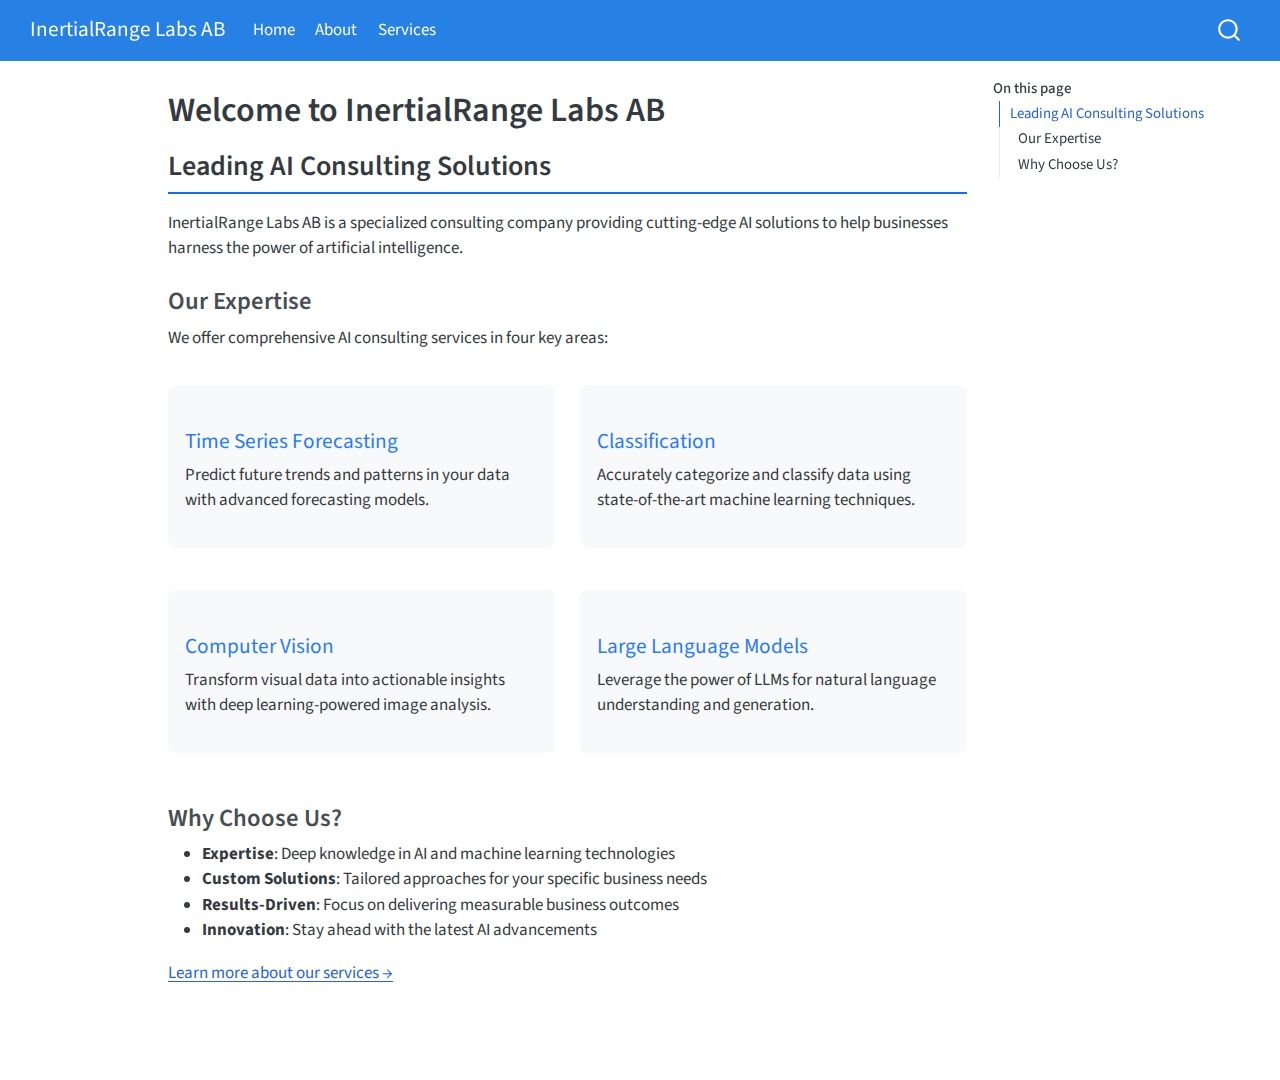
<file: index.html>
<!DOCTYPE html>
<html xmlns="http://www.w3.org/1999/xhtml" lang="en" xml:lang="en"><head>

<meta charset="utf-8">
<meta name="generator" content="quarto-1.9.16">

<meta name="viewport" content="width=device-width, initial-scale=1.0, user-scalable=yes">


<title>Welcome to InertialRange Labs AB – InertialRange Labs AB</title>
<style>
code{white-space: pre-wrap;}
span.smallcaps{font-variant: small-caps;}
div.columns{display: flex; gap: min(4vw, 1.5em);}
div.column{flex: auto; overflow-x: auto;}
div.hanging-indent{margin-left: 1.5em; text-indent: -1.5em;}
ul.task-list{list-style: none;}
ul.task-list li input[type="checkbox"] {
  width: 0.8em;
  margin: 0 0.8em 0.2em -1em; /* quarto-specific, see https://github.com/quarto-dev/quarto-cli/issues/4556 */ 
  vertical-align: middle;
}
</style>


<script src="site_libs/quarto-nav/quarto-nav.js"></script>
<script src="site_libs/quarto-nav/headroom.min.js"></script>
<script src="site_libs/clipboard/clipboard.min.js"></script>
<script src="site_libs/quarto-search/autocomplete.umd.js"></script>
<script src="site_libs/quarto-search/fuse.min.js"></script>
<script src="site_libs/quarto-search/quarto-search.js"></script>
<meta name="quarto:offset" content="./">
<script src="site_libs/quarto-html/quarto.js" type="module"></script>
<script src="site_libs/quarto-html/tabsets/tabsets.js" type="module"></script>
<script src="site_libs/quarto-html/axe/axe-check.js" type="module"></script>
<script src="site_libs/quarto-html/popper.min.js"></script>
<script src="site_libs/quarto-html/tippy.umd.min.js"></script>
<script src="site_libs/quarto-html/anchor.min.js"></script>
<link href="site_libs/quarto-html/tippy.css" rel="stylesheet">
<link href="site_libs/quarto-html/quarto-syntax-highlighting-a67ac2868200dddf7a4f0e3ae403775c.css" rel="stylesheet" id="quarto-text-highlighting-styles">
<script src="site_libs/bootstrap/bootstrap.min.js"></script>
<link href="site_libs/bootstrap/bootstrap-icons.css" rel="stylesheet">
<link href="site_libs/bootstrap/bootstrap-d692634cf0dd24eba753b076a6811d98.min.css" rel="stylesheet" append-hash="true" id="quarto-bootstrap" data-mode="light">
<script id="quarto-search-options" type="application/json">{
  "location": "navbar",
  "copy-button": false,
  "collapse-after": 3,
  "panel-placement": "end",
  "type": "overlay",
  "limit": 50,
  "keyboard-shortcut": [
    "f",
    "/",
    "s"
  ],
  "show-item-context": false,
  "language": {
    "search-no-results-text": "No results",
    "search-matching-documents-text": "matching documents",
    "search-copy-link-title": "Copy link to search",
    "search-hide-matches-text": "Hide additional matches",
    "search-more-match-text": "more match in this document",
    "search-more-matches-text": "more matches in this document",
    "search-clear-button-title": "Clear",
    "search-text-placeholder": "",
    "search-detached-cancel-button-title": "Cancel",
    "search-submit-button-title": "Submit",
    "search-label": "Search"
  }
}</script>


<link rel="stylesheet" href="styles.css">
</head>

<body class="nav-fixed quarto-light">

<div id="quarto-search-results"></div>
  <header id="quarto-header" class="headroom fixed-top">
    <nav class="navbar navbar-expand-lg " data-bs-theme="dark">
      <div class="navbar-container container-fluid">
      <div class="navbar-brand-container mx-auto">
    <a class="navbar-brand" href="./index.html">
    <span class="navbar-title">InertialRange Labs AB</span>
    </a>
  </div>
            <div id="quarto-search" class="" title="Search"></div>
          <button class="navbar-toggler" type="button" data-bs-toggle="collapse" data-bs-target="#navbarCollapse" aria-controls="navbarCollapse" role="menu" aria-expanded="false" aria-label="Toggle navigation" onclick="if (window.quartoToggleHeadroom) { window.quartoToggleHeadroom(); }">
  <span class="navbar-toggler-icon"></span>
</button>
          <div class="collapse navbar-collapse" id="navbarCollapse">
            <ul class="navbar-nav navbar-nav-scroll me-auto">
  <li class="nav-item">
    <a class="nav-link active" href="./index.html" aria-current="page"> 
<span class="menu-text">Home</span></a>
  </li>  
  <li class="nav-item">
    <a class="nav-link" href="./about.html"> 
<span class="menu-text">About</span></a>
  </li>  
  <li class="nav-item">
    <a class="nav-link" href="./services.html"> 
<span class="menu-text">Services</span></a>
  </li>  
</ul>
          </div> <!-- /navcollapse -->
            <div class="quarto-navbar-tools">
</div>
      </div> <!-- /container-fluid -->
    </nav>
</header>
<!-- content -->
<div id="quarto-content" class="quarto-container page-columns page-rows-contents page-layout-article page-navbar">
<!-- sidebar -->
<!-- margin-sidebar -->
    <div id="quarto-margin-sidebar" class="sidebar margin-sidebar">
        <nav id="TOC" role="doc-toc" class="toc-active">
    <h2 id="toc-title">On this page</h2>
   
  <ul>
  <li><a href="#leading-ai-consulting-solutions" id="toc-leading-ai-consulting-solutions" class="nav-link active" data-scroll-target="#leading-ai-consulting-solutions">Leading AI Consulting Solutions</a>
  <ul class="collapse">
  <li><a href="#our-expertise" id="toc-our-expertise" class="nav-link" data-scroll-target="#our-expertise">Our Expertise</a></li>
  <li><a href="#why-choose-us" id="toc-why-choose-us" class="nav-link" data-scroll-target="#why-choose-us">Why Choose Us?</a></li>
  </ul></li>
  </ul>
</nav>
    </div>
<!-- main -->
<main class="content" id="quarto-document-content">

<header id="title-block-header" class="quarto-title-block default">
<div class="quarto-title">
<h1 class="title">Welcome to InertialRange Labs AB</h1>
</div>



<div class="quarto-title-meta">

    
  
    
  </div>
  


</header>


<section id="leading-ai-consulting-solutions" class="level2">
<h2 class="anchored" data-anchor-id="leading-ai-consulting-solutions">Leading AI Consulting Solutions</h2>
<p>InertialRange Labs AB is a specialized consulting company providing cutting-edge AI solutions to help businesses harness the power of artificial intelligence.</p>
<section id="our-expertise" class="level3">
<h3 class="anchored" data-anchor-id="our-expertise">Our Expertise</h3>
<p>We offer comprehensive AI consulting services in four key areas:</p>
<div class="grid">
<section id="time-series-forecasting" class="level4 g-col-6">
<h4 class="anchored" data-anchor-id="time-series-forecasting">Time Series Forecasting</h4>
<p>Predict future trends and patterns in your data with advanced forecasting models.</p>
</section>
<section id="classification" class="level4 g-col-6">
<h4 class="anchored" data-anchor-id="classification">Classification</h4>
<p>Accurately categorize and classify data using state-of-the-art machine learning techniques.</p>
</section>
<section id="computer-vision" class="level4 g-col-6">
<h4 class="anchored" data-anchor-id="computer-vision">Computer Vision</h4>
<p>Transform visual data into actionable insights with deep learning-powered image analysis.</p>
</section>
<section id="large-language-models" class="level4 g-col-6">
<h4 class="anchored" data-anchor-id="large-language-models">Large Language Models</h4>
<p>Leverage the power of LLMs for natural language understanding and generation.</p>
</section>
</div>
</section>
<section id="why-choose-us" class="level3">
<h3 class="anchored" data-anchor-id="why-choose-us">Why Choose Us?</h3>
<ul>
<li><strong>Expertise</strong>: Deep knowledge in AI and machine learning technologies</li>
<li><strong>Custom Solutions</strong>: Tailored approaches for your specific business needs</li>
<li><strong>Results-Driven</strong>: Focus on delivering measurable business outcomes</li>
<li><strong>Innovation</strong>: Stay ahead with the latest AI advancements</li>
</ul>
<p><a href="./services.html">Learn more about our services →</a></p>


</section>
</section>

</main> <!-- /main -->
<script id="quarto-html-after-body" type="application/javascript">
  window.document.addEventListener("DOMContentLoaded", function (event) {
    const icon = "";
    const anchorJS = new window.AnchorJS();
    anchorJS.options = {
      placement: 'right',
      icon: icon
    };
    anchorJS.add('.anchored');
    const isCodeAnnotation = (el) => {
      for (const clz of el.classList) {
        if (clz.startsWith('code-annotation-')) {                     
          return true;
        }
      }
      return false;
    }
    const onCopySuccess = function(e) {
      // button target
      const button = e.trigger;
      // don't keep focus
      button.blur();
      // flash "checked"
      button.classList.add('code-copy-button-checked');
      var currentTitle = button.getAttribute("title");
      button.setAttribute("title", "Copied!");
      let tooltip;
      if (window.bootstrap) {
        button.setAttribute("data-bs-toggle", "tooltip");
        button.setAttribute("data-bs-placement", "left");
        button.setAttribute("data-bs-title", "Copied!");
        tooltip = new bootstrap.Tooltip(button, 
          { trigger: "manual", 
            customClass: "code-copy-button-tooltip",
            offset: [0, -8]});
        tooltip.show();    
      }
      setTimeout(function() {
        if (tooltip) {
          tooltip.hide();
          button.removeAttribute("data-bs-title");
          button.removeAttribute("data-bs-toggle");
          button.removeAttribute("data-bs-placement");
        }
        button.setAttribute("title", currentTitle);
        button.classList.remove('code-copy-button-checked');
      }, 1000);
      // clear code selection
      e.clearSelection();
    }
    const getTextToCopy = function(trigger) {
      const outerScaffold = trigger.parentElement.cloneNode(true);
      const codeEl = outerScaffold.querySelector('code');
      for (const childEl of codeEl.children) {
        if (isCodeAnnotation(childEl)) {
          childEl.remove();
        }
      }
      return codeEl.innerText;
    }
    const clipboard = new window.ClipboardJS('.code-copy-button:not([data-in-quarto-modal])', {
      text: getTextToCopy
    });
    clipboard.on('success', onCopySuccess);
    if (window.document.getElementById('quarto-embedded-source-code-modal')) {
      const clipboardModal = new window.ClipboardJS('.code-copy-button[data-in-quarto-modal]', {
        text: getTextToCopy,
        container: window.document.getElementById('quarto-embedded-source-code-modal')
      });
      clipboardModal.on('success', onCopySuccess);
    }
      var localhostRegex = new RegExp(/^(?:http|https):\/\/localhost\:?[0-9]*\//);
      var mailtoRegex = new RegExp(/^mailto:/);
        var filterRegex = new RegExp("https:\/\/fnauman\.github\.io\/inertialrange-site\/");
      var isInternal = (href) => {
          return filterRegex.test(href) || localhostRegex.test(href) || mailtoRegex.test(href);
      }
      // Inspect non-navigation links and adorn them if external
     var links = window.document.querySelectorAll('a[href]:not(.nav-link):not(.navbar-brand):not(.toc-action):not(.sidebar-link):not(.sidebar-item-toggle):not(.pagination-link):not(.no-external):not([aria-hidden]):not(.dropdown-item):not(.quarto-navigation-tool):not(.about-link)');
      for (var i=0; i<links.length; i++) {
        const link = links[i];
        if (!isInternal(link.href)) {
          // undo the damage that might have been done by quarto-nav.js in the case of
          // links that we want to consider external
          if (link.dataset.originalHref !== undefined) {
            link.href = link.dataset.originalHref;
          }
        }
      }
    function tippyHover(el, contentFn, onTriggerFn, onUntriggerFn) {
      const config = {
        allowHTML: true,
        maxWidth: 500,
        delay: 100,
        arrow: false,
        appendTo: function(el) {
            return el.parentElement;
        },
        interactive: true,
        interactiveBorder: 10,
        theme: 'quarto',
        placement: 'bottom-start',
      };
      if (contentFn) {
        config.content = contentFn;
      }
      if (onTriggerFn) {
        config.onTrigger = onTriggerFn;
      }
      if (onUntriggerFn) {
        config.onUntrigger = onUntriggerFn;
      }
      window.tippy(el, config); 
    }
    const noterefs = window.document.querySelectorAll('a[role="doc-noteref"]');
    for (var i=0; i<noterefs.length; i++) {
      const ref = noterefs[i];
      tippyHover(ref, function() {
        // use id or data attribute instead here
        let href = ref.getAttribute('data-footnote-href') || ref.getAttribute('href');
        try { href = new URL(href).hash; } catch {}
        const id = href.replace(/^#\/?/, "");
        const note = window.document.getElementById(id);
        if (note) {
          return note.innerHTML;
        } else {
          return "";
        }
      });
    }
    const xrefs = window.document.querySelectorAll('a.quarto-xref');
    const processXRef = (id, note) => {
      // Strip column container classes
      const stripColumnClz = (el) => {
        el.classList.remove("page-full", "page-columns");
        if (el.children) {
          for (const child of el.children) {
            stripColumnClz(child);
          }
        }
      }
      stripColumnClz(note)
      if (id === null || id.startsWith('sec-')) {
        // Special case sections, only their first couple elements
        const container = document.createElement("div");
        if (note.children && note.children.length > 2) {
          container.appendChild(note.children[0].cloneNode(true));
          for (let i = 1; i < note.children.length; i++) {
            const child = note.children[i];
            if (child.tagName === "P" && child.innerText === "") {
              continue;
            } else {
              container.appendChild(child.cloneNode(true));
              break;
            }
          }
          if (window.Quarto?.typesetMath) {
            window.Quarto.typesetMath(container);
          }
          return container.innerHTML
        } else {
          if (window.Quarto?.typesetMath) {
            window.Quarto.typesetMath(note);
          }
          return note.innerHTML;
        }
      } else {
        // Remove any anchor links if they are present
        const anchorLink = note.querySelector('a.anchorjs-link');
        if (anchorLink) {
          anchorLink.remove();
        }
        if (window.Quarto?.typesetMath) {
          window.Quarto.typesetMath(note);
        }
        if (note.classList.contains("callout")) {
          return note.outerHTML;
        } else {
          return note.innerHTML;
        }
      }
    }
    for (var i=0; i<xrefs.length; i++) {
      const xref = xrefs[i];
      tippyHover(xref, undefined, function(instance) {
        instance.disable();
        let url = xref.getAttribute('href');
        let hash = undefined; 
        if (url.startsWith('#')) {
          hash = url;
        } else {
          try { hash = new URL(url).hash; } catch {}
        }
        if (hash) {
          const id = hash.replace(/^#\/?/, "");
          const note = window.document.getElementById(id);
          if (note !== null) {
            try {
              const html = processXRef(id, note.cloneNode(true));
              instance.setContent(html);
            } finally {
              instance.enable();
              instance.show();
            }
          } else {
            // See if we can fetch this
            fetch(url.split('#')[0])
            .then(res => res.text())
            .then(html => {
              const parser = new DOMParser();
              const htmlDoc = parser.parseFromString(html, "text/html");
              const note = htmlDoc.getElementById(id);
              if (note !== null) {
                const html = processXRef(id, note);
                instance.setContent(html);
              } 
            }).finally(() => {
              instance.enable();
              instance.show();
            });
          }
        } else {
          // See if we can fetch a full url (with no hash to target)
          // This is a special case and we should probably do some content thinning / targeting
          fetch(url)
          .then(res => res.text())
          .then(html => {
            const parser = new DOMParser();
            const htmlDoc = parser.parseFromString(html, "text/html");
            const note = htmlDoc.querySelector('main.content');
            if (note !== null) {
              // This should only happen for chapter cross references
              // (since there is no id in the URL)
              // remove the first header
              if (note.children.length > 0 && note.children[0].tagName === "HEADER") {
                note.children[0].remove();
              }
              const html = processXRef(null, note);
              instance.setContent(html);
            } 
          }).finally(() => {
            instance.enable();
            instance.show();
          });
        }
      }, function(instance) {
      });
    }
        let selectedAnnoteEl;
        const selectorForAnnotation = ( cell, annotation) => {
          let cellAttr = 'data-code-cell="' + cell + '"';
          let lineAttr = 'data-code-annotation="' +  annotation + '"';
          const selector = 'span[' + cellAttr + '][' + lineAttr + ']';
          return selector;
        }
        const selectCodeLines = (annoteEl) => {
          const doc = window.document;
          const targetCell = annoteEl.getAttribute("data-target-cell");
          const targetAnnotation = annoteEl.getAttribute("data-target-annotation");
          const annoteSpan = window.document.querySelector(selectorForAnnotation(targetCell, targetAnnotation));
          const lines = annoteSpan.getAttribute("data-code-lines").split(",");
          const lineIds = lines.map((line) => {
            return targetCell + "-" + line;
          })
          let top = null;
          let height = null;
          let parent = null;
          if (lineIds.length > 0) {
              //compute the position of the single el (top and bottom and make a div)
              const el = window.document.getElementById(lineIds[0]);
              top = el.offsetTop;
              height = el.offsetHeight;
              parent = el.parentElement.parentElement;
            if (lineIds.length > 1) {
              const lastEl = window.document.getElementById(lineIds[lineIds.length - 1]);
              const bottom = lastEl.offsetTop + lastEl.offsetHeight;
              height = bottom - top;
            }
            if (top !== null && height !== null && parent !== null) {
              // cook up a div (if necessary) and position it 
              let div = window.document.getElementById("code-annotation-line-highlight");
              if (div === null) {
                div = window.document.createElement("div");
                div.setAttribute("id", "code-annotation-line-highlight");
                div.style.position = 'absolute';
                parent.appendChild(div);
              }
              div.style.top = top - 2 + "px";
              div.style.height = height + 4 + "px";
              div.style.left = 0;
              let gutterDiv = window.document.getElementById("code-annotation-line-highlight-gutter");
              if (gutterDiv === null) {
                gutterDiv = window.document.createElement("div");
                gutterDiv.setAttribute("id", "code-annotation-line-highlight-gutter");
                gutterDiv.style.position = 'absolute';
                const codeCell = window.document.getElementById(targetCell);
                const gutter = codeCell.querySelector('.code-annotation-gutter');
                gutter.appendChild(gutterDiv);
              }
              gutterDiv.style.top = top - 2 + "px";
              gutterDiv.style.height = height + 4 + "px";
            }
            selectedAnnoteEl = annoteEl;
          }
        };
        const unselectCodeLines = () => {
          const elementsIds = ["code-annotation-line-highlight", "code-annotation-line-highlight-gutter"];
          elementsIds.forEach((elId) => {
            const div = window.document.getElementById(elId);
            if (div) {
              div.remove();
            }
          });
          selectedAnnoteEl = undefined;
        };
          // Handle positioning of the toggle
      window.addEventListener(
        "resize",
        throttle(() => {
          elRect = undefined;
          if (selectedAnnoteEl) {
            selectCodeLines(selectedAnnoteEl);
          }
        }, 10)
      );
      function throttle(fn, ms) {
      let throttle = false;
      let timer;
        return (...args) => {
          if(!throttle) { // first call gets through
              fn.apply(this, args);
              throttle = true;
          } else { // all the others get throttled
              if(timer) clearTimeout(timer); // cancel #2
              timer = setTimeout(() => {
                fn.apply(this, args);
                timer = throttle = false;
              }, ms);
          }
        };
      }
        // Attach click handler to the DT
        const annoteDls = window.document.querySelectorAll('dt[data-target-cell]');
        for (const annoteDlNode of annoteDls) {
          annoteDlNode.addEventListener('click', (event) => {
            const clickedEl = event.target;
            if (clickedEl !== selectedAnnoteEl) {
              unselectCodeLines();
              const activeEl = window.document.querySelector('dt[data-target-cell].code-annotation-active');
              if (activeEl) {
                activeEl.classList.remove('code-annotation-active');
              }
              selectCodeLines(clickedEl);
              clickedEl.classList.add('code-annotation-active');
            } else {
              // Unselect the line
              unselectCodeLines();
              clickedEl.classList.remove('code-annotation-active');
            }
          });
        }
    const findCites = (el) => {
      const parentEl = el.parentElement;
      if (parentEl) {
        const cites = parentEl.dataset.cites;
        if (cites) {
          return {
            el,
            cites: cites.split(' ')
          };
        } else {
          return findCites(el.parentElement)
        }
      } else {
        return undefined;
      }
    };
    var bibliorefs = window.document.querySelectorAll('a[role="doc-biblioref"]');
    for (var i=0; i<bibliorefs.length; i++) {
      const ref = bibliorefs[i];
      const citeInfo = findCites(ref);
      if (citeInfo) {
        tippyHover(citeInfo.el, function() {
          var popup = window.document.createElement('div');
          citeInfo.cites.forEach(function(cite) {
            var citeDiv = window.document.createElement('div');
            citeDiv.classList.add('hanging-indent');
            citeDiv.classList.add('csl-entry');
            var biblioDiv = window.document.getElementById('ref-' + cite);
            if (biblioDiv) {
              citeDiv.innerHTML = biblioDiv.innerHTML;
            }
            popup.appendChild(citeDiv);
          });
          return popup.innerHTML;
        });
      }
    }
  });
  </script>
</div> <!-- /content -->




</body></html>
</file>
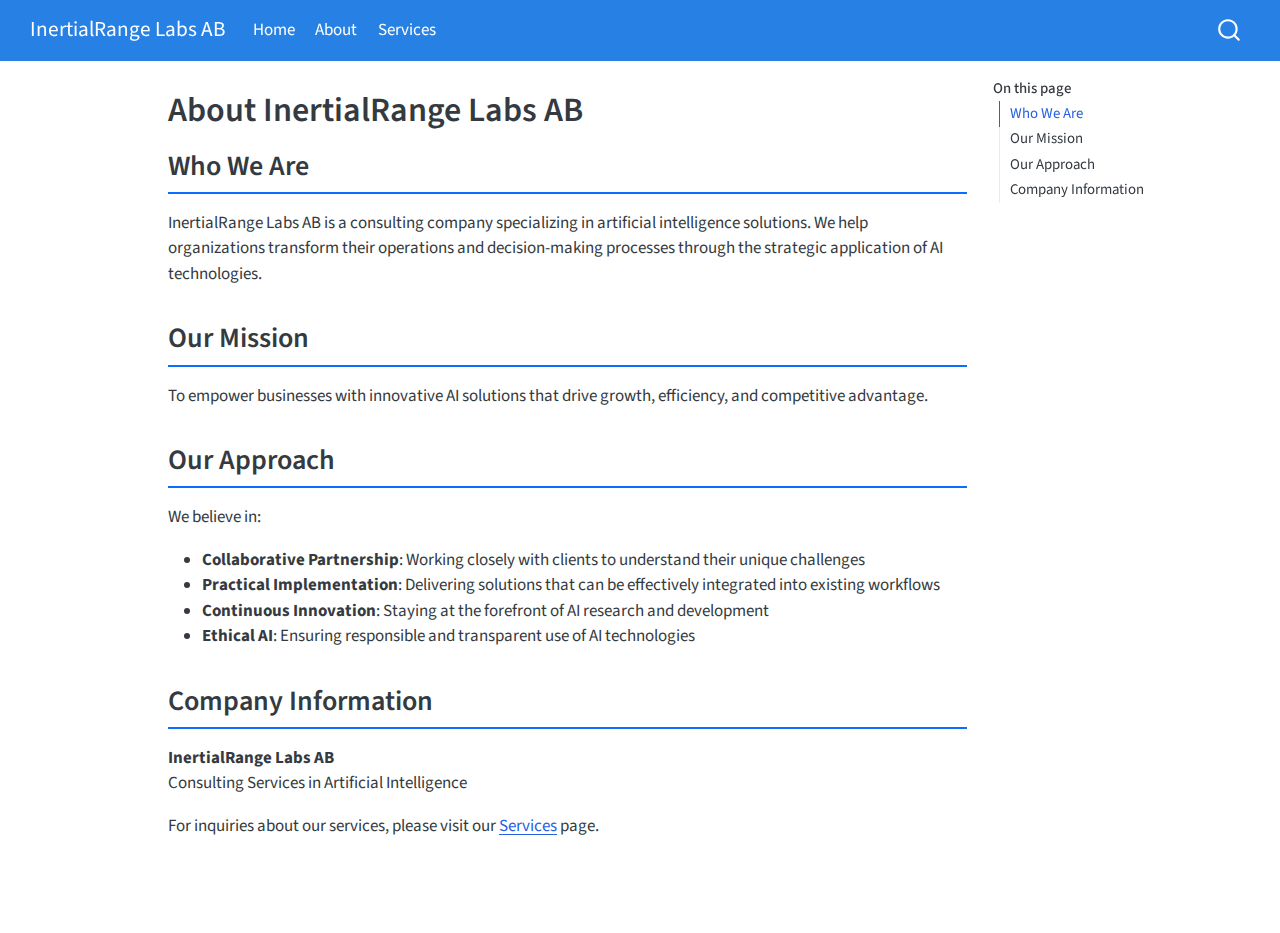
<file: about.html>
<!DOCTYPE html>
<html xmlns="http://www.w3.org/1999/xhtml" lang="en" xml:lang="en"><head>

<meta charset="utf-8">
<meta name="generator" content="quarto-1.9.16">

<meta name="viewport" content="width=device-width, initial-scale=1.0, user-scalable=yes">


<title>About InertialRange Labs AB – InertialRange Labs AB</title>
<style>
code{white-space: pre-wrap;}
span.smallcaps{font-variant: small-caps;}
div.columns{display: flex; gap: min(4vw, 1.5em);}
div.column{flex: auto; overflow-x: auto;}
div.hanging-indent{margin-left: 1.5em; text-indent: -1.5em;}
ul.task-list{list-style: none;}
ul.task-list li input[type="checkbox"] {
  width: 0.8em;
  margin: 0 0.8em 0.2em -1em; /* quarto-specific, see https://github.com/quarto-dev/quarto-cli/issues/4556 */ 
  vertical-align: middle;
}
</style>


<script src="site_libs/quarto-nav/quarto-nav.js"></script>
<script src="site_libs/quarto-nav/headroom.min.js"></script>
<script src="site_libs/clipboard/clipboard.min.js"></script>
<script src="site_libs/quarto-search/autocomplete.umd.js"></script>
<script src="site_libs/quarto-search/fuse.min.js"></script>
<script src="site_libs/quarto-search/quarto-search.js"></script>
<meta name="quarto:offset" content="./">
<script src="site_libs/quarto-html/quarto.js" type="module"></script>
<script src="site_libs/quarto-html/tabsets/tabsets.js" type="module"></script>
<script src="site_libs/quarto-html/axe/axe-check.js" type="module"></script>
<script src="site_libs/quarto-html/popper.min.js"></script>
<script src="site_libs/quarto-html/tippy.umd.min.js"></script>
<script src="site_libs/quarto-html/anchor.min.js"></script>
<link href="site_libs/quarto-html/tippy.css" rel="stylesheet">
<link href="site_libs/quarto-html/quarto-syntax-highlighting-a67ac2868200dddf7a4f0e3ae403775c.css" rel="stylesheet" id="quarto-text-highlighting-styles">
<script src="site_libs/bootstrap/bootstrap.min.js"></script>
<link href="site_libs/bootstrap/bootstrap-icons.css" rel="stylesheet">
<link href="site_libs/bootstrap/bootstrap-d692634cf0dd24eba753b076a6811d98.min.css" rel="stylesheet" append-hash="true" id="quarto-bootstrap" data-mode="light">
<script id="quarto-search-options" type="application/json">{
  "location": "navbar",
  "copy-button": false,
  "collapse-after": 3,
  "panel-placement": "end",
  "type": "overlay",
  "limit": 50,
  "keyboard-shortcut": [
    "f",
    "/",
    "s"
  ],
  "show-item-context": false,
  "language": {
    "search-no-results-text": "No results",
    "search-matching-documents-text": "matching documents",
    "search-copy-link-title": "Copy link to search",
    "search-hide-matches-text": "Hide additional matches",
    "search-more-match-text": "more match in this document",
    "search-more-matches-text": "more matches in this document",
    "search-clear-button-title": "Clear",
    "search-text-placeholder": "",
    "search-detached-cancel-button-title": "Cancel",
    "search-submit-button-title": "Submit",
    "search-label": "Search"
  }
}</script>


<link rel="stylesheet" href="styles.css">
</head>

<body class="nav-fixed quarto-light">

<div id="quarto-search-results"></div>
  <header id="quarto-header" class="headroom fixed-top">
    <nav class="navbar navbar-expand-lg " data-bs-theme="dark">
      <div class="navbar-container container-fluid">
      <div class="navbar-brand-container mx-auto">
    <a class="navbar-brand" href="./index.html">
    <span class="navbar-title">InertialRange Labs AB</span>
    </a>
  </div>
            <div id="quarto-search" class="" title="Search"></div>
          <button class="navbar-toggler" type="button" data-bs-toggle="collapse" data-bs-target="#navbarCollapse" aria-controls="navbarCollapse" role="menu" aria-expanded="false" aria-label="Toggle navigation" onclick="if (window.quartoToggleHeadroom) { window.quartoToggleHeadroom(); }">
  <span class="navbar-toggler-icon"></span>
</button>
          <div class="collapse navbar-collapse" id="navbarCollapse">
            <ul class="navbar-nav navbar-nav-scroll me-auto">
  <li class="nav-item">
    <a class="nav-link" href="./index.html"> 
<span class="menu-text">Home</span></a>
  </li>  
  <li class="nav-item">
    <a class="nav-link active" href="./about.html" aria-current="page"> 
<span class="menu-text">About</span></a>
  </li>  
  <li class="nav-item">
    <a class="nav-link" href="./services.html"> 
<span class="menu-text">Services</span></a>
  </li>  
</ul>
          </div> <!-- /navcollapse -->
            <div class="quarto-navbar-tools">
</div>
      </div> <!-- /container-fluid -->
    </nav>
</header>
<!-- content -->
<div id="quarto-content" class="quarto-container page-columns page-rows-contents page-layout-article page-navbar">
<!-- sidebar -->
<!-- margin-sidebar -->
    <div id="quarto-margin-sidebar" class="sidebar margin-sidebar">
        <nav id="TOC" role="doc-toc" class="toc-active">
    <h2 id="toc-title">On this page</h2>
   
  <ul>
  <li><a href="#who-we-are" id="toc-who-we-are" class="nav-link active" data-scroll-target="#who-we-are">Who We Are</a></li>
  <li><a href="#our-mission" id="toc-our-mission" class="nav-link" data-scroll-target="#our-mission">Our Mission</a></li>
  <li><a href="#our-approach" id="toc-our-approach" class="nav-link" data-scroll-target="#our-approach">Our Approach</a></li>
  <li><a href="#company-information" id="toc-company-information" class="nav-link" data-scroll-target="#company-information">Company Information</a></li>
  </ul>
</nav>
    </div>
<!-- main -->
<main class="content" id="quarto-document-content">

<header id="title-block-header" class="quarto-title-block default">
<div class="quarto-title">
<h1 class="title">About InertialRange Labs AB</h1>
</div>



<div class="quarto-title-meta">

    
  
    
  </div>
  


</header>


<section id="who-we-are" class="level2">
<h2 class="anchored" data-anchor-id="who-we-are">Who We Are</h2>
<p>InertialRange Labs AB is a consulting company specializing in artificial intelligence solutions. We help organizations transform their operations and decision-making processes through the strategic application of AI technologies.</p>
</section>
<section id="our-mission" class="level2">
<h2 class="anchored" data-anchor-id="our-mission">Our Mission</h2>
<p>To empower businesses with innovative AI solutions that drive growth, efficiency, and competitive advantage.</p>
</section>
<section id="our-approach" class="level2">
<h2 class="anchored" data-anchor-id="our-approach">Our Approach</h2>
<p>We believe in:</p>
<ul>
<li><strong>Collaborative Partnership</strong>: Working closely with clients to understand their unique challenges</li>
<li><strong>Practical Implementation</strong>: Delivering solutions that can be effectively integrated into existing workflows</li>
<li><strong>Continuous Innovation</strong>: Staying at the forefront of AI research and development</li>
<li><strong>Ethical AI</strong>: Ensuring responsible and transparent use of AI technologies</li>
</ul>
</section>
<section id="company-information" class="level2">
<h2 class="anchored" data-anchor-id="company-information">Company Information</h2>
<p><strong>InertialRange Labs AB</strong><br>
Consulting Services in Artificial Intelligence</p>
<p>For inquiries about our services, please visit our <a href="./services.html">Services</a> page.</p>


</section>

</main> <!-- /main -->
<script id="quarto-html-after-body" type="application/javascript">
  window.document.addEventListener("DOMContentLoaded", function (event) {
    const icon = "";
    const anchorJS = new window.AnchorJS();
    anchorJS.options = {
      placement: 'right',
      icon: icon
    };
    anchorJS.add('.anchored');
    const isCodeAnnotation = (el) => {
      for (const clz of el.classList) {
        if (clz.startsWith('code-annotation-')) {                     
          return true;
        }
      }
      return false;
    }
    const onCopySuccess = function(e) {
      // button target
      const button = e.trigger;
      // don't keep focus
      button.blur();
      // flash "checked"
      button.classList.add('code-copy-button-checked');
      var currentTitle = button.getAttribute("title");
      button.setAttribute("title", "Copied!");
      let tooltip;
      if (window.bootstrap) {
        button.setAttribute("data-bs-toggle", "tooltip");
        button.setAttribute("data-bs-placement", "left");
        button.setAttribute("data-bs-title", "Copied!");
        tooltip = new bootstrap.Tooltip(button, 
          { trigger: "manual", 
            customClass: "code-copy-button-tooltip",
            offset: [0, -8]});
        tooltip.show();    
      }
      setTimeout(function() {
        if (tooltip) {
          tooltip.hide();
          button.removeAttribute("data-bs-title");
          button.removeAttribute("data-bs-toggle");
          button.removeAttribute("data-bs-placement");
        }
        button.setAttribute("title", currentTitle);
        button.classList.remove('code-copy-button-checked');
      }, 1000);
      // clear code selection
      e.clearSelection();
    }
    const getTextToCopy = function(trigger) {
      const outerScaffold = trigger.parentElement.cloneNode(true);
      const codeEl = outerScaffold.querySelector('code');
      for (const childEl of codeEl.children) {
        if (isCodeAnnotation(childEl)) {
          childEl.remove();
        }
      }
      return codeEl.innerText;
    }
    const clipboard = new window.ClipboardJS('.code-copy-button:not([data-in-quarto-modal])', {
      text: getTextToCopy
    });
    clipboard.on('success', onCopySuccess);
    if (window.document.getElementById('quarto-embedded-source-code-modal')) {
      const clipboardModal = new window.ClipboardJS('.code-copy-button[data-in-quarto-modal]', {
        text: getTextToCopy,
        container: window.document.getElementById('quarto-embedded-source-code-modal')
      });
      clipboardModal.on('success', onCopySuccess);
    }
      var localhostRegex = new RegExp(/^(?:http|https):\/\/localhost\:?[0-9]*\//);
      var mailtoRegex = new RegExp(/^mailto:/);
        var filterRegex = new RegExp("https:\/\/fnauman\.github\.io\/inertialrange-site\/");
      var isInternal = (href) => {
          return filterRegex.test(href) || localhostRegex.test(href) || mailtoRegex.test(href);
      }
      // Inspect non-navigation links and adorn them if external
     var links = window.document.querySelectorAll('a[href]:not(.nav-link):not(.navbar-brand):not(.toc-action):not(.sidebar-link):not(.sidebar-item-toggle):not(.pagination-link):not(.no-external):not([aria-hidden]):not(.dropdown-item):not(.quarto-navigation-tool):not(.about-link)');
      for (var i=0; i<links.length; i++) {
        const link = links[i];
        if (!isInternal(link.href)) {
          // undo the damage that might have been done by quarto-nav.js in the case of
          // links that we want to consider external
          if (link.dataset.originalHref !== undefined) {
            link.href = link.dataset.originalHref;
          }
        }
      }
    function tippyHover(el, contentFn, onTriggerFn, onUntriggerFn) {
      const config = {
        allowHTML: true,
        maxWidth: 500,
        delay: 100,
        arrow: false,
        appendTo: function(el) {
            return el.parentElement;
        },
        interactive: true,
        interactiveBorder: 10,
        theme: 'quarto',
        placement: 'bottom-start',
      };
      if (contentFn) {
        config.content = contentFn;
      }
      if (onTriggerFn) {
        config.onTrigger = onTriggerFn;
      }
      if (onUntriggerFn) {
        config.onUntrigger = onUntriggerFn;
      }
      window.tippy(el, config); 
    }
    const noterefs = window.document.querySelectorAll('a[role="doc-noteref"]');
    for (var i=0; i<noterefs.length; i++) {
      const ref = noterefs[i];
      tippyHover(ref, function() {
        // use id or data attribute instead here
        let href = ref.getAttribute('data-footnote-href') || ref.getAttribute('href');
        try { href = new URL(href).hash; } catch {}
        const id = href.replace(/^#\/?/, "");
        const note = window.document.getElementById(id);
        if (note) {
          return note.innerHTML;
        } else {
          return "";
        }
      });
    }
    const xrefs = window.document.querySelectorAll('a.quarto-xref');
    const processXRef = (id, note) => {
      // Strip column container classes
      const stripColumnClz = (el) => {
        el.classList.remove("page-full", "page-columns");
        if (el.children) {
          for (const child of el.children) {
            stripColumnClz(child);
          }
        }
      }
      stripColumnClz(note)
      if (id === null || id.startsWith('sec-')) {
        // Special case sections, only their first couple elements
        const container = document.createElement("div");
        if (note.children && note.children.length > 2) {
          container.appendChild(note.children[0].cloneNode(true));
          for (let i = 1; i < note.children.length; i++) {
            const child = note.children[i];
            if (child.tagName === "P" && child.innerText === "") {
              continue;
            } else {
              container.appendChild(child.cloneNode(true));
              break;
            }
          }
          if (window.Quarto?.typesetMath) {
            window.Quarto.typesetMath(container);
          }
          return container.innerHTML
        } else {
          if (window.Quarto?.typesetMath) {
            window.Quarto.typesetMath(note);
          }
          return note.innerHTML;
        }
      } else {
        // Remove any anchor links if they are present
        const anchorLink = note.querySelector('a.anchorjs-link');
        if (anchorLink) {
          anchorLink.remove();
        }
        if (window.Quarto?.typesetMath) {
          window.Quarto.typesetMath(note);
        }
        if (note.classList.contains("callout")) {
          return note.outerHTML;
        } else {
          return note.innerHTML;
        }
      }
    }
    for (var i=0; i<xrefs.length; i++) {
      const xref = xrefs[i];
      tippyHover(xref, undefined, function(instance) {
        instance.disable();
        let url = xref.getAttribute('href');
        let hash = undefined; 
        if (url.startsWith('#')) {
          hash = url;
        } else {
          try { hash = new URL(url).hash; } catch {}
        }
        if (hash) {
          const id = hash.replace(/^#\/?/, "");
          const note = window.document.getElementById(id);
          if (note !== null) {
            try {
              const html = processXRef(id, note.cloneNode(true));
              instance.setContent(html);
            } finally {
              instance.enable();
              instance.show();
            }
          } else {
            // See if we can fetch this
            fetch(url.split('#')[0])
            .then(res => res.text())
            .then(html => {
              const parser = new DOMParser();
              const htmlDoc = parser.parseFromString(html, "text/html");
              const note = htmlDoc.getElementById(id);
              if (note !== null) {
                const html = processXRef(id, note);
                instance.setContent(html);
              } 
            }).finally(() => {
              instance.enable();
              instance.show();
            });
          }
        } else {
          // See if we can fetch a full url (with no hash to target)
          // This is a special case and we should probably do some content thinning / targeting
          fetch(url)
          .then(res => res.text())
          .then(html => {
            const parser = new DOMParser();
            const htmlDoc = parser.parseFromString(html, "text/html");
            const note = htmlDoc.querySelector('main.content');
            if (note !== null) {
              // This should only happen for chapter cross references
              // (since there is no id in the URL)
              // remove the first header
              if (note.children.length > 0 && note.children[0].tagName === "HEADER") {
                note.children[0].remove();
              }
              const html = processXRef(null, note);
              instance.setContent(html);
            } 
          }).finally(() => {
            instance.enable();
            instance.show();
          });
        }
      }, function(instance) {
      });
    }
        let selectedAnnoteEl;
        const selectorForAnnotation = ( cell, annotation) => {
          let cellAttr = 'data-code-cell="' + cell + '"';
          let lineAttr = 'data-code-annotation="' +  annotation + '"';
          const selector = 'span[' + cellAttr + '][' + lineAttr + ']';
          return selector;
        }
        const selectCodeLines = (annoteEl) => {
          const doc = window.document;
          const targetCell = annoteEl.getAttribute("data-target-cell");
          const targetAnnotation = annoteEl.getAttribute("data-target-annotation");
          const annoteSpan = window.document.querySelector(selectorForAnnotation(targetCell, targetAnnotation));
          const lines = annoteSpan.getAttribute("data-code-lines").split(",");
          const lineIds = lines.map((line) => {
            return targetCell + "-" + line;
          })
          let top = null;
          let height = null;
          let parent = null;
          if (lineIds.length > 0) {
              //compute the position of the single el (top and bottom and make a div)
              const el = window.document.getElementById(lineIds[0]);
              top = el.offsetTop;
              height = el.offsetHeight;
              parent = el.parentElement.parentElement;
            if (lineIds.length > 1) {
              const lastEl = window.document.getElementById(lineIds[lineIds.length - 1]);
              const bottom = lastEl.offsetTop + lastEl.offsetHeight;
              height = bottom - top;
            }
            if (top !== null && height !== null && parent !== null) {
              // cook up a div (if necessary) and position it 
              let div = window.document.getElementById("code-annotation-line-highlight");
              if (div === null) {
                div = window.document.createElement("div");
                div.setAttribute("id", "code-annotation-line-highlight");
                div.style.position = 'absolute';
                parent.appendChild(div);
              }
              div.style.top = top - 2 + "px";
              div.style.height = height + 4 + "px";
              div.style.left = 0;
              let gutterDiv = window.document.getElementById("code-annotation-line-highlight-gutter");
              if (gutterDiv === null) {
                gutterDiv = window.document.createElement("div");
                gutterDiv.setAttribute("id", "code-annotation-line-highlight-gutter");
                gutterDiv.style.position = 'absolute';
                const codeCell = window.document.getElementById(targetCell);
                const gutter = codeCell.querySelector('.code-annotation-gutter');
                gutter.appendChild(gutterDiv);
              }
              gutterDiv.style.top = top - 2 + "px";
              gutterDiv.style.height = height + 4 + "px";
            }
            selectedAnnoteEl = annoteEl;
          }
        };
        const unselectCodeLines = () => {
          const elementsIds = ["code-annotation-line-highlight", "code-annotation-line-highlight-gutter"];
          elementsIds.forEach((elId) => {
            const div = window.document.getElementById(elId);
            if (div) {
              div.remove();
            }
          });
          selectedAnnoteEl = undefined;
        };
          // Handle positioning of the toggle
      window.addEventListener(
        "resize",
        throttle(() => {
          elRect = undefined;
          if (selectedAnnoteEl) {
            selectCodeLines(selectedAnnoteEl);
          }
        }, 10)
      );
      function throttle(fn, ms) {
      let throttle = false;
      let timer;
        return (...args) => {
          if(!throttle) { // first call gets through
              fn.apply(this, args);
              throttle = true;
          } else { // all the others get throttled
              if(timer) clearTimeout(timer); // cancel #2
              timer = setTimeout(() => {
                fn.apply(this, args);
                timer = throttle = false;
              }, ms);
          }
        };
      }
        // Attach click handler to the DT
        const annoteDls = window.document.querySelectorAll('dt[data-target-cell]');
        for (const annoteDlNode of annoteDls) {
          annoteDlNode.addEventListener('click', (event) => {
            const clickedEl = event.target;
            if (clickedEl !== selectedAnnoteEl) {
              unselectCodeLines();
              const activeEl = window.document.querySelector('dt[data-target-cell].code-annotation-active');
              if (activeEl) {
                activeEl.classList.remove('code-annotation-active');
              }
              selectCodeLines(clickedEl);
              clickedEl.classList.add('code-annotation-active');
            } else {
              // Unselect the line
              unselectCodeLines();
              clickedEl.classList.remove('code-annotation-active');
            }
          });
        }
    const findCites = (el) => {
      const parentEl = el.parentElement;
      if (parentEl) {
        const cites = parentEl.dataset.cites;
        if (cites) {
          return {
            el,
            cites: cites.split(' ')
          };
        } else {
          return findCites(el.parentElement)
        }
      } else {
        return undefined;
      }
    };
    var bibliorefs = window.document.querySelectorAll('a[role="doc-biblioref"]');
    for (var i=0; i<bibliorefs.length; i++) {
      const ref = bibliorefs[i];
      const citeInfo = findCites(ref);
      if (citeInfo) {
        tippyHover(citeInfo.el, function() {
          var popup = window.document.createElement('div');
          citeInfo.cites.forEach(function(cite) {
            var citeDiv = window.document.createElement('div');
            citeDiv.classList.add('hanging-indent');
            citeDiv.classList.add('csl-entry');
            var biblioDiv = window.document.getElementById('ref-' + cite);
            if (biblioDiv) {
              citeDiv.innerHTML = biblioDiv.innerHTML;
            }
            popup.appendChild(citeDiv);
          });
          return popup.innerHTML;
        });
      }
    }
  });
  </script>
</div> <!-- /content -->




</body></html>
</file>
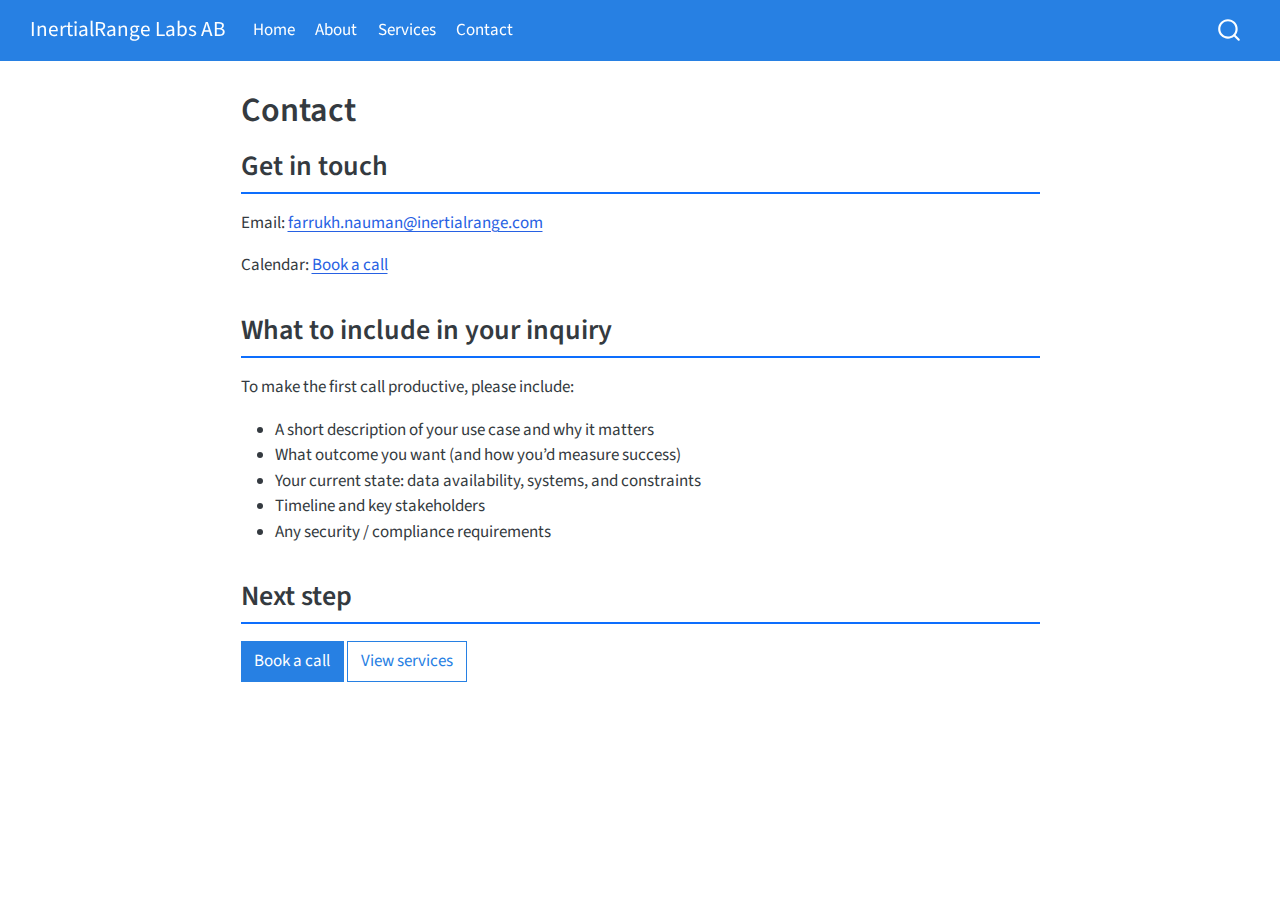
<file: contact.html>
<!DOCTYPE html>
<html xmlns="http://www.w3.org/1999/xhtml" lang="en" xml:lang="en"><head>

<meta charset="utf-8">
<meta name="generator" content="quarto-1.9.12">

<meta name="viewport" content="width=device-width, initial-scale=1.0, user-scalable=yes">


<title>Contact – InertialRange Labs AB</title>
<style>
code{white-space: pre-wrap;}
span.smallcaps{font-variant: small-caps;}
div.columns{display: flex; gap: min(4vw, 1.5em);}
div.column{flex: auto; overflow-x: auto;}
div.hanging-indent{margin-left: 1.5em; text-indent: -1.5em;}
ul.task-list{list-style: none;}
ul.task-list li input[type="checkbox"] {
  width: 0.8em;
  margin: 0 0.8em 0.2em -1em; /* quarto-specific, see https://github.com/quarto-dev/quarto-cli/issues/4556 */ 
  vertical-align: middle;
}
</style>


<script src="site_libs/quarto-nav/quarto-nav.js"></script>
<script src="site_libs/quarto-nav/headroom.min.js"></script>
<script src="site_libs/clipboard/clipboard.min.js"></script>
<script src="site_libs/quarto-search/autocomplete.umd.js"></script>
<script src="site_libs/quarto-search/fuse.min.js"></script>
<script src="site_libs/quarto-search/quarto-search.js"></script>
<meta name="quarto:offset" content="./">
<script src="site_libs/quarto-html/quarto.js" type="module"></script>
<script src="site_libs/quarto-html/tabsets/tabsets.js" type="module"></script>
<script src="site_libs/quarto-html/axe/axe-check.js" type="module"></script>
<script src="site_libs/quarto-html/popper.min.js"></script>
<script src="site_libs/quarto-html/tippy.umd.min.js"></script>
<script src="site_libs/quarto-html/anchor.min.js"></script>
<link href="site_libs/quarto-html/tippy.css" rel="stylesheet">
<link href="site_libs/quarto-html/quarto-syntax-highlighting-cdaacfc258cb6f151192107f105ac881.css" rel="stylesheet" id="quarto-text-highlighting-styles">
<script src="site_libs/bootstrap/bootstrap.min.js"></script>
<link href="site_libs/bootstrap/bootstrap-icons.css" rel="stylesheet">
<link href="site_libs/bootstrap/bootstrap-fc556e97be236d18b70abfb09a7cee4d.min.css" rel="stylesheet" append-hash="true" id="quarto-bootstrap" data-mode="light">
<script id="quarto-search-options" type="application/json">{
  "location": "navbar",
  "copy-button": false,
  "collapse-after": 3,
  "panel-placement": "end",
  "type": "overlay",
  "limit": 50,
  "keyboard-shortcut": [
    "f",
    "/",
    "s"
  ],
  "show-item-context": false,
  "language": {
    "search-no-results-text": "No results",
    "search-matching-documents-text": "matching documents",
    "search-copy-link-title": "Copy link to search",
    "search-hide-matches-text": "Hide additional matches",
    "search-more-match-text": "more match in this document",
    "search-more-matches-text": "more matches in this document",
    "search-clear-button-title": "Clear",
    "search-text-placeholder": "",
    "search-detached-cancel-button-title": "Cancel",
    "search-submit-button-title": "Submit",
    "search-label": "Search"
  }
}</script>


<link rel="stylesheet" href="styles.css">
</head>

<body class="nav-fixed fullcontent quarto-light">

<div id="quarto-search-results"></div>
  <header id="quarto-header" class="headroom fixed-top">
    <nav class="navbar navbar-expand-lg " data-bs-theme="dark">
      <div class="navbar-container container-fluid">
      <div class="navbar-brand-container mx-auto">
    <a class="navbar-brand" href="./index.html">
    <span class="navbar-title">InertialRange Labs AB</span>
    </a>
  </div>
            <div id="quarto-search" class="" title="Search"></div>
          <button class="navbar-toggler" type="button" data-bs-toggle="collapse" data-bs-target="#navbarCollapse" aria-controls="navbarCollapse" role="menu" aria-expanded="false" aria-label="Toggle navigation" onclick="if (window.quartoToggleHeadroom) { window.quartoToggleHeadroom(); }">
  <span class="navbar-toggler-icon"></span>
</button>
          <div class="collapse navbar-collapse" id="navbarCollapse">
            <ul class="navbar-nav navbar-nav-scroll me-auto">
  <li class="nav-item">
    <a class="nav-link" href="./index.html"> 
<span class="menu-text">Home</span></a>
  </li>  
  <li class="nav-item">
    <a class="nav-link" href="./about.html"> 
<span class="menu-text">About</span></a>
  </li>  
  <li class="nav-item">
    <a class="nav-link" href="./services.html"> 
<span class="menu-text">Services</span></a>
  </li>  
  <li class="nav-item">
    <a class="nav-link active" href="./contact.html" aria-current="page"> 
<span class="menu-text">Contact</span></a>
  </li>  
</ul>
          </div> <!-- /navcollapse -->
            <div class="quarto-navbar-tools">
</div>
      </div> <!-- /container-fluid -->
    </nav>
</header>
<!-- content -->
<div id="quarto-content" class="quarto-container page-columns page-rows-contents page-layout-article page-navbar">
<!-- sidebar -->
<!-- margin-sidebar -->
    
<!-- main -->
<main class="content" id="quarto-document-content">

<header id="title-block-header" class="quarto-title-block default">
<div class="quarto-title">
<h1 class="title">Contact</h1>
</div>



<div class="quarto-title-meta">

    
  
    
  </div>
  


</header>


<section id="get-in-touch" class="level2">
<h2 class="anchored" data-anchor-id="get-in-touch">Get in touch</h2>
<p>Email: <a href="mailto:farrukh.nauman@inertialrange.com">farrukh.nauman@inertialrange.com</a></p>
<p>Calendar: <a href="https://calendar.app.google/sH8s13r8keotW6jf9">Book a call</a></p>
</section>
<section id="what-to-include-in-your-inquiry" class="level2">
<h2 class="anchored" data-anchor-id="what-to-include-in-your-inquiry">What to include in your inquiry</h2>
<p>To make the first call productive, please include:</p>
<ul>
<li>A short description of your use case and why it matters</li>
<li>What outcome you want (and how you’d measure success)</li>
<li>Your current state: data availability, systems, and constraints</li>
<li>Timeline and key stakeholders</li>
<li>Any security / compliance requirements</li>
</ul>
</section>
<section id="next-step" class="level2">
<h2 class="anchored" data-anchor-id="next-step">Next step</h2>
<p><a href="https://calendar.app.google/sH8s13r8keotW6jf9" class="btn btn-primary">Book a call</a> <a href="./services.html" class="btn btn-outline-primary">View services</a></p>


</section>

</main> <!-- /main -->
<script id="quarto-html-after-body" type="application/javascript">
  window.document.addEventListener("DOMContentLoaded", function (event) {
    const icon = "";
    const anchorJS = new window.AnchorJS();
    anchorJS.options = {
      placement: 'right',
      icon: icon
    };
    anchorJS.add('.anchored');
    const isCodeAnnotation = (el) => {
      for (const clz of el.classList) {
        if (clz.startsWith('code-annotation-')) {                     
          return true;
        }
      }
      return false;
    }
    const onCopySuccess = function(e) {
      // button target
      const button = e.trigger;
      // don't keep focus
      button.blur();
      // flash "checked"
      button.classList.add('code-copy-button-checked');
      var currentTitle = button.getAttribute("title");
      button.setAttribute("title", "Copied!");
      let tooltip;
      if (window.bootstrap) {
        button.setAttribute("data-bs-toggle", "tooltip");
        button.setAttribute("data-bs-placement", "left");
        button.setAttribute("data-bs-title", "Copied!");
        tooltip = new bootstrap.Tooltip(button, 
          { trigger: "manual", 
            customClass: "code-copy-button-tooltip",
            offset: [0, -8]});
        tooltip.show();    
      }
      setTimeout(function() {
        if (tooltip) {
          tooltip.hide();
          button.removeAttribute("data-bs-title");
          button.removeAttribute("data-bs-toggle");
          button.removeAttribute("data-bs-placement");
        }
        button.setAttribute("title", currentTitle);
        button.classList.remove('code-copy-button-checked');
      }, 1000);
      // clear code selection
      e.clearSelection();
    }
    const getTextToCopy = function(trigger) {
      const outerScaffold = trigger.parentElement.cloneNode(true);
      const codeEl = outerScaffold.querySelector('code');
      for (const childEl of codeEl.children) {
        if (isCodeAnnotation(childEl)) {
          childEl.remove();
        }
      }
      return codeEl.innerText;
    }
    const clipboard = new window.ClipboardJS('.code-copy-button:not([data-in-quarto-modal])', {
      text: getTextToCopy
    });
    clipboard.on('success', onCopySuccess);
    if (window.document.getElementById('quarto-embedded-source-code-modal')) {
      const clipboardModal = new window.ClipboardJS('.code-copy-button[data-in-quarto-modal]', {
        text: getTextToCopy,
        container: window.document.getElementById('quarto-embedded-source-code-modal')
      });
      clipboardModal.on('success', onCopySuccess);
    }
      var localhostRegex = new RegExp(/^(?:http|https):\/\/localhost\:?[0-9]*\//);
      var mailtoRegex = new RegExp(/^mailto:/);
        var filterRegex = new RegExp("https:\/\/inertialrange\.com");
      var isInternal = (href) => {
          return filterRegex.test(href) || localhostRegex.test(href) || mailtoRegex.test(href);
      }
      // Inspect non-navigation links and adorn them if external
     var links = window.document.querySelectorAll('a[href]:not(.nav-link):not(.navbar-brand):not(.toc-action):not(.sidebar-link):not(.sidebar-item-toggle):not(.pagination-link):not(.no-external):not([aria-hidden]):not(.dropdown-item):not(.quarto-navigation-tool):not(.about-link)');
      for (var i=0; i<links.length; i++) {
        const link = links[i];
        if (!isInternal(link.href)) {
          // undo the damage that might have been done by quarto-nav.js in the case of
          // links that we want to consider external
          if (link.dataset.originalHref !== undefined) {
            link.href = link.dataset.originalHref;
          }
        }
      }
    function tippyHover(el, contentFn, onTriggerFn, onUntriggerFn) {
      const config = {
        allowHTML: true,
        maxWidth: 500,
        delay: 100,
        arrow: false,
        appendTo: function(el) {
            return el.parentElement;
        },
        interactive: true,
        interactiveBorder: 10,
        theme: 'quarto',
        placement: 'bottom-start',
      };
      if (contentFn) {
        config.content = contentFn;
      }
      if (onTriggerFn) {
        config.onTrigger = onTriggerFn;
      }
      if (onUntriggerFn) {
        config.onUntrigger = onUntriggerFn;
      }
      window.tippy(el, config); 
    }
    const noterefs = window.document.querySelectorAll('a[role="doc-noteref"]');
    for (var i=0; i<noterefs.length; i++) {
      const ref = noterefs[i];
      tippyHover(ref, function() {
        // use id or data attribute instead here
        let href = ref.getAttribute('data-footnote-href') || ref.getAttribute('href');
        try { href = new URL(href).hash; } catch {}
        const id = href.replace(/^#\/?/, "");
        const note = window.document.getElementById(id);
        if (note) {
          return note.innerHTML;
        } else {
          return "";
        }
      });
    }
    const xrefs = window.document.querySelectorAll('a.quarto-xref');
    const processXRef = (id, note) => {
      // Strip column container classes
      const stripColumnClz = (el) => {
        el.classList.remove("page-full", "page-columns");
        if (el.children) {
          for (const child of el.children) {
            stripColumnClz(child);
          }
        }
      }
      stripColumnClz(note)
      if (id === null || id.startsWith('sec-')) {
        // Special case sections, only their first couple elements
        const container = document.createElement("div");
        if (note.children && note.children.length > 2) {
          container.appendChild(note.children[0].cloneNode(true));
          for (let i = 1; i < note.children.length; i++) {
            const child = note.children[i];
            if (child.tagName === "P" && child.innerText === "") {
              continue;
            } else {
              container.appendChild(child.cloneNode(true));
              break;
            }
          }
          if (window.Quarto?.typesetMath) {
            window.Quarto.typesetMath(container);
          }
          return container.innerHTML
        } else {
          if (window.Quarto?.typesetMath) {
            window.Quarto.typesetMath(note);
          }
          return note.innerHTML;
        }
      } else {
        // Remove any anchor links if they are present
        const anchorLink = note.querySelector('a.anchorjs-link');
        if (anchorLink) {
          anchorLink.remove();
        }
        if (window.Quarto?.typesetMath) {
          window.Quarto.typesetMath(note);
        }
        if (note.classList.contains("callout")) {
          return note.outerHTML;
        } else {
          return note.innerHTML;
        }
      }
    }
    for (var i=0; i<xrefs.length; i++) {
      const xref = xrefs[i];
      tippyHover(xref, undefined, function(instance) {
        instance.disable();
        let url = xref.getAttribute('href');
        let hash = undefined; 
        if (url.startsWith('#')) {
          hash = url;
        } else {
          try { hash = new URL(url).hash; } catch {}
        }
        if (hash) {
          const id = hash.replace(/^#\/?/, "");
          const note = window.document.getElementById(id);
          if (note !== null) {
            try {
              const html = processXRef(id, note.cloneNode(true));
              instance.setContent(html);
            } finally {
              instance.enable();
              instance.show();
            }
          } else {
            // See if we can fetch this
            fetch(url.split('#')[0])
            .then(res => res.text())
            .then(html => {
              const parser = new DOMParser();
              const htmlDoc = parser.parseFromString(html, "text/html");
              const note = htmlDoc.getElementById(id);
              if (note !== null) {
                const html = processXRef(id, note);
                instance.setContent(html);
              } 
            }).finally(() => {
              instance.enable();
              instance.show();
            });
          }
        } else {
          // See if we can fetch a full url (with no hash to target)
          // This is a special case and we should probably do some content thinning / targeting
          fetch(url)
          .then(res => res.text())
          .then(html => {
            const parser = new DOMParser();
            const htmlDoc = parser.parseFromString(html, "text/html");
            const note = htmlDoc.querySelector('main.content');
            if (note !== null) {
              // This should only happen for chapter cross references
              // (since there is no id in the URL)
              // remove the first header
              if (note.children.length > 0 && note.children[0].tagName === "HEADER") {
                note.children[0].remove();
              }
              const html = processXRef(null, note);
              instance.setContent(html);
            } 
          }).finally(() => {
            instance.enable();
            instance.show();
          });
        }
      }, function(instance) {
      });
    }
        let selectedAnnoteEl;
        const selectorForAnnotation = ( cell, annotation) => {
          let cellAttr = 'data-code-cell="' + cell + '"';
          let lineAttr = 'data-code-annotation="' +  annotation + '"';
          const selector = 'span[' + cellAttr + '][' + lineAttr + ']';
          return selector;
        }
        const selectCodeLines = (annoteEl) => {
          const doc = window.document;
          const targetCell = annoteEl.getAttribute("data-target-cell");
          const targetAnnotation = annoteEl.getAttribute("data-target-annotation");
          const annoteSpan = window.document.querySelector(selectorForAnnotation(targetCell, targetAnnotation));
          const lines = annoteSpan.getAttribute("data-code-lines").split(",");
          const lineIds = lines.map((line) => {
            return targetCell + "-" + line;
          })
          let top = null;
          let height = null;
          let parent = null;
          if (lineIds.length > 0) {
              //compute the position of the single el (top and bottom and make a div)
              const el = window.document.getElementById(lineIds[0]);
              top = el.offsetTop;
              height = el.offsetHeight;
              parent = el.parentElement.parentElement;
            if (lineIds.length > 1) {
              const lastEl = window.document.getElementById(lineIds[lineIds.length - 1]);
              const bottom = lastEl.offsetTop + lastEl.offsetHeight;
              height = bottom - top;
            }
            if (top !== null && height !== null && parent !== null) {
              // cook up a div (if necessary) and position it 
              let div = window.document.getElementById("code-annotation-line-highlight");
              if (div === null) {
                div = window.document.createElement("div");
                div.setAttribute("id", "code-annotation-line-highlight");
                div.style.position = 'absolute';
                parent.appendChild(div);
              }
              div.style.top = top - 2 + "px";
              div.style.height = height + 4 + "px";
              div.style.left = 0;
              let gutterDiv = window.document.getElementById("code-annotation-line-highlight-gutter");
              if (gutterDiv === null) {
                gutterDiv = window.document.createElement("div");
                gutterDiv.setAttribute("id", "code-annotation-line-highlight-gutter");
                gutterDiv.style.position = 'absolute';
                const codeCell = window.document.getElementById(targetCell);
                const gutter = codeCell.querySelector('.code-annotation-gutter');
                gutter.appendChild(gutterDiv);
              }
              gutterDiv.style.top = top - 2 + "px";
              gutterDiv.style.height = height + 4 + "px";
            }
            selectedAnnoteEl = annoteEl;
          }
        };
        const unselectCodeLines = () => {
          const elementsIds = ["code-annotation-line-highlight", "code-annotation-line-highlight-gutter"];
          elementsIds.forEach((elId) => {
            const div = window.document.getElementById(elId);
            if (div) {
              div.remove();
            }
          });
          selectedAnnoteEl = undefined;
        };
          // Handle positioning of the toggle
      window.addEventListener(
        "resize",
        throttle(() => {
          elRect = undefined;
          if (selectedAnnoteEl) {
            selectCodeLines(selectedAnnoteEl);
          }
        }, 10)
      );
      function throttle(fn, ms) {
      let throttle = false;
      let timer;
        return (...args) => {
          if(!throttle) { // first call gets through
              fn.apply(this, args);
              throttle = true;
          } else { // all the others get throttled
              if(timer) clearTimeout(timer); // cancel #2
              timer = setTimeout(() => {
                fn.apply(this, args);
                timer = throttle = false;
              }, ms);
          }
        };
      }
        // Attach click handler to the DT
        const annoteDls = window.document.querySelectorAll('dt[data-target-cell]');
        for (const annoteDlNode of annoteDls) {
          annoteDlNode.addEventListener('click', (event) => {
            const clickedEl = event.target;
            if (clickedEl !== selectedAnnoteEl) {
              unselectCodeLines();
              const activeEl = window.document.querySelector('dt[data-target-cell].code-annotation-active');
              if (activeEl) {
                activeEl.classList.remove('code-annotation-active');
              }
              selectCodeLines(clickedEl);
              clickedEl.classList.add('code-annotation-active');
            } else {
              // Unselect the line
              unselectCodeLines();
              clickedEl.classList.remove('code-annotation-active');
            }
          });
        }
    const findCites = (el) => {
      const parentEl = el.parentElement;
      if (parentEl) {
        const cites = parentEl.dataset.cites;
        if (cites) {
          return {
            el,
            cites: cites.split(' ')
          };
        } else {
          return findCites(el.parentElement)
        }
      } else {
        return undefined;
      }
    };
    var bibliorefs = window.document.querySelectorAll('a[role="doc-biblioref"]');
    for (var i=0; i<bibliorefs.length; i++) {
      const ref = bibliorefs[i];
      const citeInfo = findCites(ref);
      if (citeInfo) {
        tippyHover(citeInfo.el, function() {
          var popup = window.document.createElement('div');
          citeInfo.cites.forEach(function(cite) {
            var citeDiv = window.document.createElement('div');
            citeDiv.classList.add('hanging-indent');
            citeDiv.classList.add('csl-entry');
            var biblioDiv = window.document.getElementById('ref-' + cite);
            if (biblioDiv) {
              citeDiv.innerHTML = biblioDiv.innerHTML;
            }
            popup.appendChild(citeDiv);
          });
          return popup.innerHTML;
        });
      }
    }
  });
  </script>
</div> <!-- /content -->




</body></html>
</file>
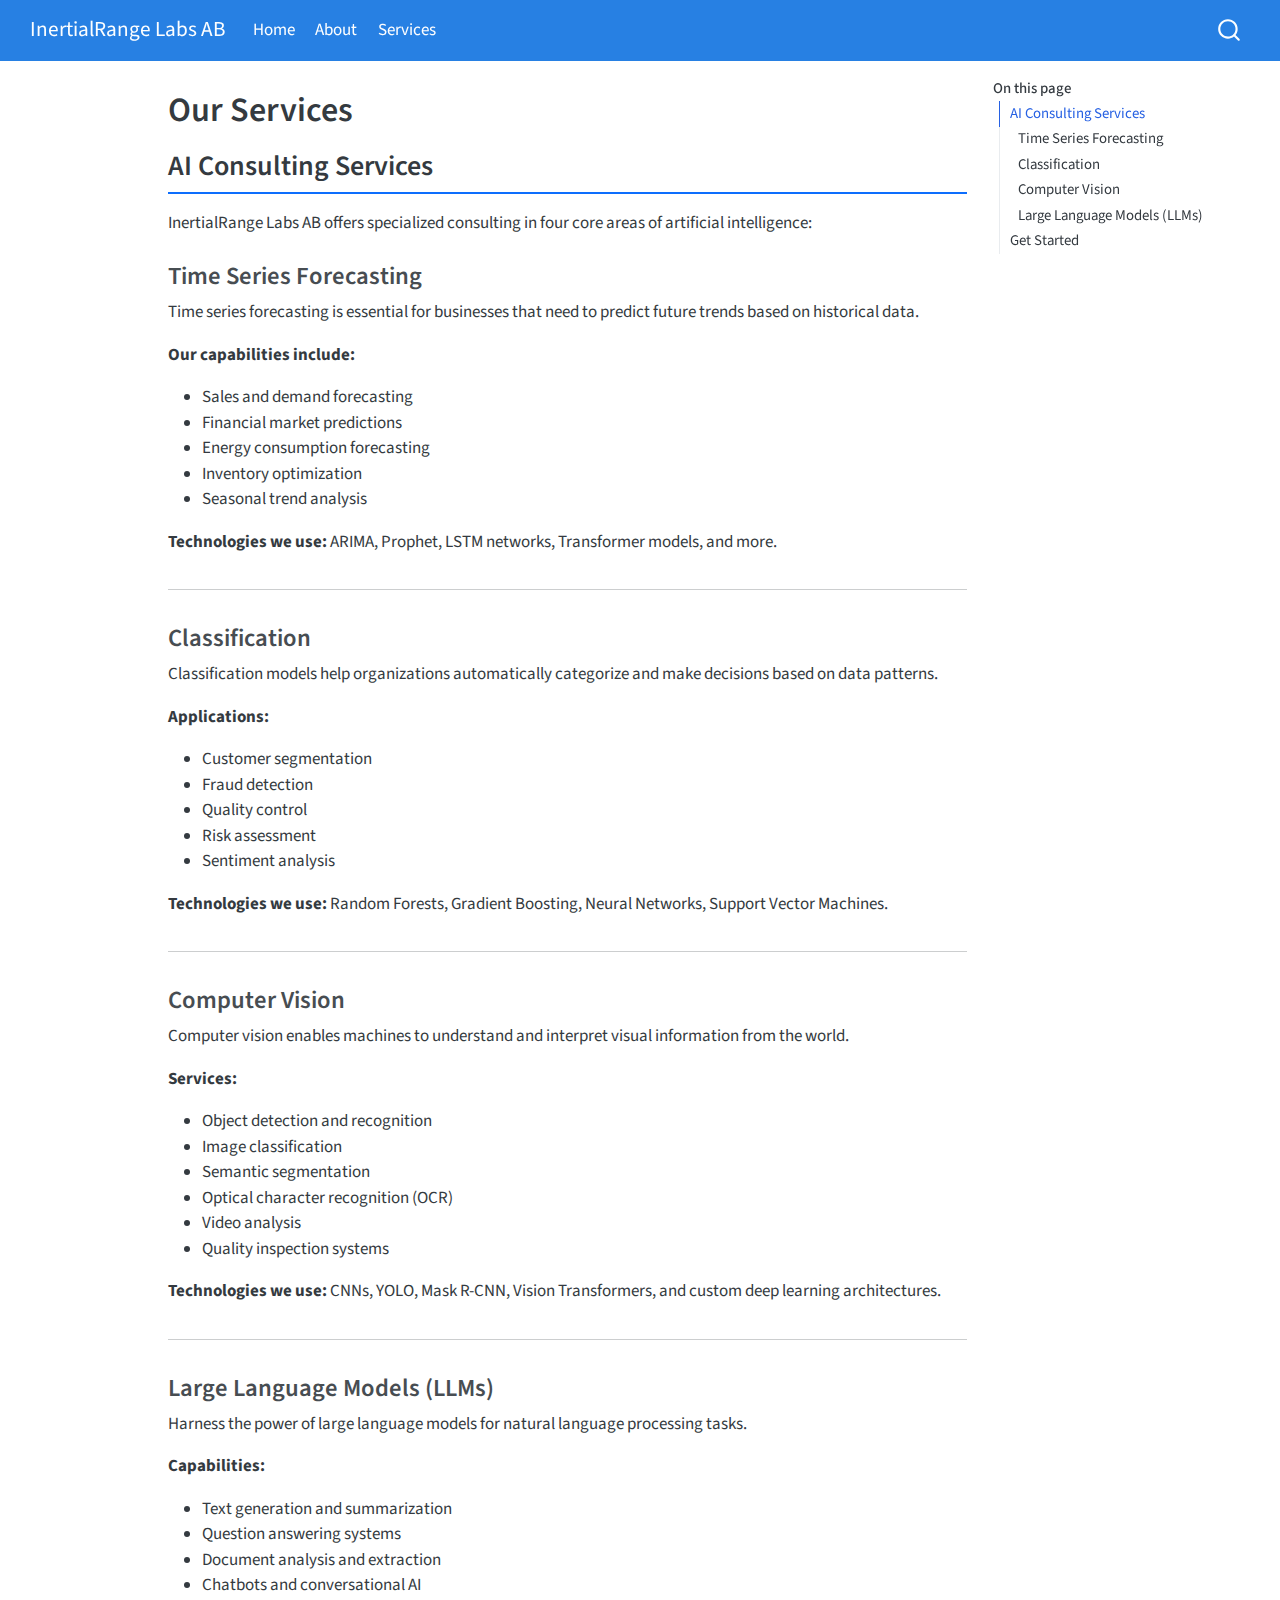
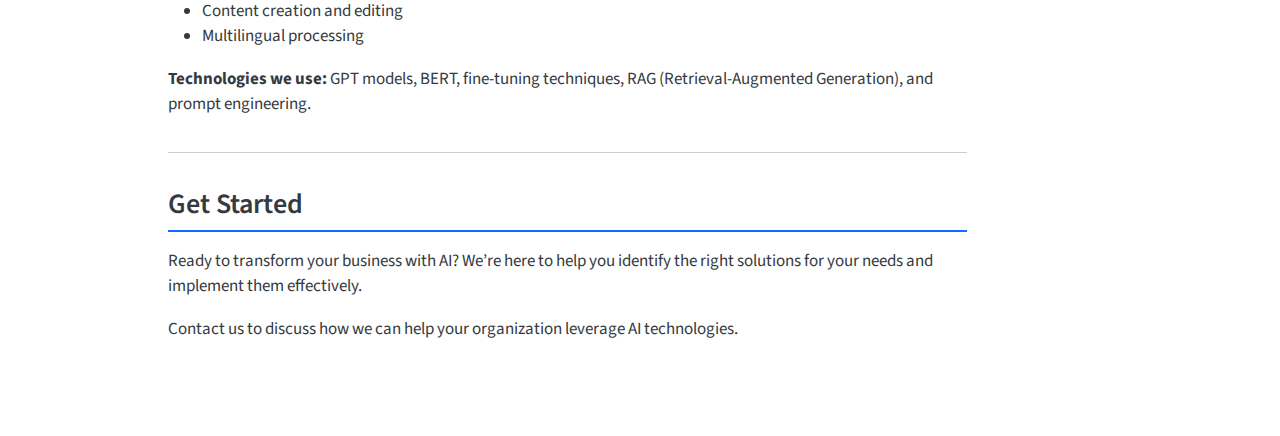
<file: services.html>
<!DOCTYPE html>
<html xmlns="http://www.w3.org/1999/xhtml" lang="en" xml:lang="en"><head>

<meta charset="utf-8">
<meta name="generator" content="quarto-1.9.16">

<meta name="viewport" content="width=device-width, initial-scale=1.0, user-scalable=yes">


<title>Our Services – InertialRange Labs AB</title>
<style>
code{white-space: pre-wrap;}
span.smallcaps{font-variant: small-caps;}
div.columns{display: flex; gap: min(4vw, 1.5em);}
div.column{flex: auto; overflow-x: auto;}
div.hanging-indent{margin-left: 1.5em; text-indent: -1.5em;}
ul.task-list{list-style: none;}
ul.task-list li input[type="checkbox"] {
  width: 0.8em;
  margin: 0 0.8em 0.2em -1em; /* quarto-specific, see https://github.com/quarto-dev/quarto-cli/issues/4556 */ 
  vertical-align: middle;
}
</style>


<script src="site_libs/quarto-nav/quarto-nav.js"></script>
<script src="site_libs/quarto-nav/headroom.min.js"></script>
<script src="site_libs/clipboard/clipboard.min.js"></script>
<script src="site_libs/quarto-search/autocomplete.umd.js"></script>
<script src="site_libs/quarto-search/fuse.min.js"></script>
<script src="site_libs/quarto-search/quarto-search.js"></script>
<meta name="quarto:offset" content="./">
<script src="site_libs/quarto-html/quarto.js" type="module"></script>
<script src="site_libs/quarto-html/tabsets/tabsets.js" type="module"></script>
<script src="site_libs/quarto-html/axe/axe-check.js" type="module"></script>
<script src="site_libs/quarto-html/popper.min.js"></script>
<script src="site_libs/quarto-html/tippy.umd.min.js"></script>
<script src="site_libs/quarto-html/anchor.min.js"></script>
<link href="site_libs/quarto-html/tippy.css" rel="stylesheet">
<link href="site_libs/quarto-html/quarto-syntax-highlighting-a67ac2868200dddf7a4f0e3ae403775c.css" rel="stylesheet" id="quarto-text-highlighting-styles">
<script src="site_libs/bootstrap/bootstrap.min.js"></script>
<link href="site_libs/bootstrap/bootstrap-icons.css" rel="stylesheet">
<link href="site_libs/bootstrap/bootstrap-d692634cf0dd24eba753b076a6811d98.min.css" rel="stylesheet" append-hash="true" id="quarto-bootstrap" data-mode="light">
<script id="quarto-search-options" type="application/json">{
  "location": "navbar",
  "copy-button": false,
  "collapse-after": 3,
  "panel-placement": "end",
  "type": "overlay",
  "limit": 50,
  "keyboard-shortcut": [
    "f",
    "/",
    "s"
  ],
  "show-item-context": false,
  "language": {
    "search-no-results-text": "No results",
    "search-matching-documents-text": "matching documents",
    "search-copy-link-title": "Copy link to search",
    "search-hide-matches-text": "Hide additional matches",
    "search-more-match-text": "more match in this document",
    "search-more-matches-text": "more matches in this document",
    "search-clear-button-title": "Clear",
    "search-text-placeholder": "",
    "search-detached-cancel-button-title": "Cancel",
    "search-submit-button-title": "Submit",
    "search-label": "Search"
  }
}</script>


<link rel="stylesheet" href="styles.css">
</head>

<body class="nav-fixed quarto-light">

<div id="quarto-search-results"></div>
  <header id="quarto-header" class="headroom fixed-top">
    <nav class="navbar navbar-expand-lg " data-bs-theme="dark">
      <div class="navbar-container container-fluid">
      <div class="navbar-brand-container mx-auto">
    <a class="navbar-brand" href="./index.html">
    <span class="navbar-title">InertialRange Labs AB</span>
    </a>
  </div>
            <div id="quarto-search" class="" title="Search"></div>
          <button class="navbar-toggler" type="button" data-bs-toggle="collapse" data-bs-target="#navbarCollapse" aria-controls="navbarCollapse" role="menu" aria-expanded="false" aria-label="Toggle navigation" onclick="if (window.quartoToggleHeadroom) { window.quartoToggleHeadroom(); }">
  <span class="navbar-toggler-icon"></span>
</button>
          <div class="collapse navbar-collapse" id="navbarCollapse">
            <ul class="navbar-nav navbar-nav-scroll me-auto">
  <li class="nav-item">
    <a class="nav-link" href="./index.html"> 
<span class="menu-text">Home</span></a>
  </li>  
  <li class="nav-item">
    <a class="nav-link" href="./about.html"> 
<span class="menu-text">About</span></a>
  </li>  
  <li class="nav-item">
    <a class="nav-link active" href="./services.html" aria-current="page"> 
<span class="menu-text">Services</span></a>
  </li>  
</ul>
          </div> <!-- /navcollapse -->
            <div class="quarto-navbar-tools">
</div>
      </div> <!-- /container-fluid -->
    </nav>
</header>
<!-- content -->
<div id="quarto-content" class="quarto-container page-columns page-rows-contents page-layout-article page-navbar">
<!-- sidebar -->
<!-- margin-sidebar -->
    <div id="quarto-margin-sidebar" class="sidebar margin-sidebar">
        <nav id="TOC" role="doc-toc" class="toc-active">
    <h2 id="toc-title">On this page</h2>
   
  <ul>
  <li><a href="#ai-consulting-services" id="toc-ai-consulting-services" class="nav-link active" data-scroll-target="#ai-consulting-services">AI Consulting Services</a>
  <ul class="collapse">
  <li><a href="#time-series-forecasting" id="toc-time-series-forecasting" class="nav-link" data-scroll-target="#time-series-forecasting">Time Series Forecasting</a></li>
  <li><a href="#classification" id="toc-classification" class="nav-link" data-scroll-target="#classification">Classification</a></li>
  <li><a href="#computer-vision" id="toc-computer-vision" class="nav-link" data-scroll-target="#computer-vision">Computer Vision</a></li>
  <li><a href="#large-language-models-llms" id="toc-large-language-models-llms" class="nav-link" data-scroll-target="#large-language-models-llms">Large Language Models (LLMs)</a></li>
  </ul></li>
  <li><a href="#get-started" id="toc-get-started" class="nav-link" data-scroll-target="#get-started">Get Started</a></li>
  </ul>
</nav>
    </div>
<!-- main -->
<main class="content" id="quarto-document-content">

<header id="title-block-header" class="quarto-title-block default">
<div class="quarto-title">
<h1 class="title">Our Services</h1>
</div>



<div class="quarto-title-meta">

    
  
    
  </div>
  


</header>


<section id="ai-consulting-services" class="level2">
<h2 class="anchored" data-anchor-id="ai-consulting-services">AI Consulting Services</h2>
<p>InertialRange Labs AB offers specialized consulting in four core areas of artificial intelligence:</p>
<section id="time-series-forecasting" class="level3">
<h3 class="anchored" data-anchor-id="time-series-forecasting">Time Series Forecasting</h3>
<p>Time series forecasting is essential for businesses that need to predict future trends based on historical data.</p>
<p><strong>Our capabilities include:</strong></p>
<ul>
<li>Sales and demand forecasting</li>
<li>Financial market predictions</li>
<li>Energy consumption forecasting</li>
<li>Inventory optimization</li>
<li>Seasonal trend analysis</li>
</ul>
<p><strong>Technologies we use:</strong> ARIMA, Prophet, LSTM networks, Transformer models, and more.</p>
<hr>
</section>
<section id="classification" class="level3">
<h3 class="anchored" data-anchor-id="classification">Classification</h3>
<p>Classification models help organizations automatically categorize and make decisions based on data patterns.</p>
<p><strong>Applications:</strong></p>
<ul>
<li>Customer segmentation</li>
<li>Fraud detection</li>
<li>Quality control</li>
<li>Risk assessment</li>
<li>Sentiment analysis</li>
</ul>
<p><strong>Technologies we use:</strong> Random Forests, Gradient Boosting, Neural Networks, Support Vector Machines.</p>
<hr>
</section>
<section id="computer-vision" class="level3">
<h3 class="anchored" data-anchor-id="computer-vision">Computer Vision</h3>
<p>Computer vision enables machines to understand and interpret visual information from the world.</p>
<p><strong>Services:</strong></p>
<ul>
<li>Object detection and recognition</li>
<li>Image classification</li>
<li>Semantic segmentation</li>
<li>Optical character recognition (OCR)</li>
<li>Video analysis</li>
<li>Quality inspection systems</li>
</ul>
<p><strong>Technologies we use:</strong> CNNs, YOLO, Mask R-CNN, Vision Transformers, and custom deep learning architectures.</p>
<hr>
</section>
<section id="large-language-models-llms" class="level3">
<h3 class="anchored" data-anchor-id="large-language-models-llms">Large Language Models (LLMs)</h3>
<p>Harness the power of large language models for natural language processing tasks.</p>
<p><strong>Capabilities:</strong></p>
<ul>
<li>Text generation and summarization</li>
<li>Question answering systems</li>
<li>Document analysis and extraction</li>
<li>Chatbots and conversational AI</li>
<li>Content creation and editing</li>
<li>Multilingual processing</li>
</ul>
<p><strong>Technologies we use:</strong> GPT models, BERT, fine-tuning techniques, RAG (Retrieval-Augmented Generation), and prompt engineering.</p>
<hr>
</section>
</section>
<section id="get-started" class="level2">
<h2 class="anchored" data-anchor-id="get-started">Get Started</h2>
<p>Ready to transform your business with AI? We’re here to help you identify the right solutions for your needs and implement them effectively.</p>
<p>Contact us to discuss how we can help your organization leverage AI technologies.</p>


</section>

</main> <!-- /main -->
<script id="quarto-html-after-body" type="application/javascript">
  window.document.addEventListener("DOMContentLoaded", function (event) {
    const icon = "";
    const anchorJS = new window.AnchorJS();
    anchorJS.options = {
      placement: 'right',
      icon: icon
    };
    anchorJS.add('.anchored');
    const isCodeAnnotation = (el) => {
      for (const clz of el.classList) {
        if (clz.startsWith('code-annotation-')) {                     
          return true;
        }
      }
      return false;
    }
    const onCopySuccess = function(e) {
      // button target
      const button = e.trigger;
      // don't keep focus
      button.blur();
      // flash "checked"
      button.classList.add('code-copy-button-checked');
      var currentTitle = button.getAttribute("title");
      button.setAttribute("title", "Copied!");
      let tooltip;
      if (window.bootstrap) {
        button.setAttribute("data-bs-toggle", "tooltip");
        button.setAttribute("data-bs-placement", "left");
        button.setAttribute("data-bs-title", "Copied!");
        tooltip = new bootstrap.Tooltip(button, 
          { trigger: "manual", 
            customClass: "code-copy-button-tooltip",
            offset: [0, -8]});
        tooltip.show();    
      }
      setTimeout(function() {
        if (tooltip) {
          tooltip.hide();
          button.removeAttribute("data-bs-title");
          button.removeAttribute("data-bs-toggle");
          button.removeAttribute("data-bs-placement");
        }
        button.setAttribute("title", currentTitle);
        button.classList.remove('code-copy-button-checked');
      }, 1000);
      // clear code selection
      e.clearSelection();
    }
    const getTextToCopy = function(trigger) {
      const outerScaffold = trigger.parentElement.cloneNode(true);
      const codeEl = outerScaffold.querySelector('code');
      for (const childEl of codeEl.children) {
        if (isCodeAnnotation(childEl)) {
          childEl.remove();
        }
      }
      return codeEl.innerText;
    }
    const clipboard = new window.ClipboardJS('.code-copy-button:not([data-in-quarto-modal])', {
      text: getTextToCopy
    });
    clipboard.on('success', onCopySuccess);
    if (window.document.getElementById('quarto-embedded-source-code-modal')) {
      const clipboardModal = new window.ClipboardJS('.code-copy-button[data-in-quarto-modal]', {
        text: getTextToCopy,
        container: window.document.getElementById('quarto-embedded-source-code-modal')
      });
      clipboardModal.on('success', onCopySuccess);
    }
      var localhostRegex = new RegExp(/^(?:http|https):\/\/localhost\:?[0-9]*\//);
      var mailtoRegex = new RegExp(/^mailto:/);
        var filterRegex = new RegExp("https:\/\/inertialrange\.com");
      var isInternal = (href) => {
          return filterRegex.test(href) || localhostRegex.test(href) || mailtoRegex.test(href);
      }
      // Inspect non-navigation links and adorn them if external
     var links = window.document.querySelectorAll('a[href]:not(.nav-link):not(.navbar-brand):not(.toc-action):not(.sidebar-link):not(.sidebar-item-toggle):not(.pagination-link):not(.no-external):not([aria-hidden]):not(.dropdown-item):not(.quarto-navigation-tool):not(.about-link)');
      for (var i=0; i<links.length; i++) {
        const link = links[i];
        if (!isInternal(link.href)) {
          // undo the damage that might have been done by quarto-nav.js in the case of
          // links that we want to consider external
          if (link.dataset.originalHref !== undefined) {
            link.href = link.dataset.originalHref;
          }
        }
      }
    function tippyHover(el, contentFn, onTriggerFn, onUntriggerFn) {
      const config = {
        allowHTML: true,
        maxWidth: 500,
        delay: 100,
        arrow: false,
        appendTo: function(el) {
            return el.parentElement;
        },
        interactive: true,
        interactiveBorder: 10,
        theme: 'quarto',
        placement: 'bottom-start',
      };
      if (contentFn) {
        config.content = contentFn;
      }
      if (onTriggerFn) {
        config.onTrigger = onTriggerFn;
      }
      if (onUntriggerFn) {
        config.onUntrigger = onUntriggerFn;
      }
      window.tippy(el, config); 
    }
    const noterefs = window.document.querySelectorAll('a[role="doc-noteref"]');
    for (var i=0; i<noterefs.length; i++) {
      const ref = noterefs[i];
      tippyHover(ref, function() {
        // use id or data attribute instead here
        let href = ref.getAttribute('data-footnote-href') || ref.getAttribute('href');
        try { href = new URL(href).hash; } catch {}
        const id = href.replace(/^#\/?/, "");
        const note = window.document.getElementById(id);
        if (note) {
          return note.innerHTML;
        } else {
          return "";
        }
      });
    }
    const xrefs = window.document.querySelectorAll('a.quarto-xref');
    const processXRef = (id, note) => {
      // Strip column container classes
      const stripColumnClz = (el) => {
        el.classList.remove("page-full", "page-columns");
        if (el.children) {
          for (const child of el.children) {
            stripColumnClz(child);
          }
        }
      }
      stripColumnClz(note)
      if (id === null || id.startsWith('sec-')) {
        // Special case sections, only their first couple elements
        const container = document.createElement("div");
        if (note.children && note.children.length > 2) {
          container.appendChild(note.children[0].cloneNode(true));
          for (let i = 1; i < note.children.length; i++) {
            const child = note.children[i];
            if (child.tagName === "P" && child.innerText === "") {
              continue;
            } else {
              container.appendChild(child.cloneNode(true));
              break;
            }
          }
          if (window.Quarto?.typesetMath) {
            window.Quarto.typesetMath(container);
          }
          return container.innerHTML
        } else {
          if (window.Quarto?.typesetMath) {
            window.Quarto.typesetMath(note);
          }
          return note.innerHTML;
        }
      } else {
        // Remove any anchor links if they are present
        const anchorLink = note.querySelector('a.anchorjs-link');
        if (anchorLink) {
          anchorLink.remove();
        }
        if (window.Quarto?.typesetMath) {
          window.Quarto.typesetMath(note);
        }
        if (note.classList.contains("callout")) {
          return note.outerHTML;
        } else {
          return note.innerHTML;
        }
      }
    }
    for (var i=0; i<xrefs.length; i++) {
      const xref = xrefs[i];
      tippyHover(xref, undefined, function(instance) {
        instance.disable();
        let url = xref.getAttribute('href');
        let hash = undefined; 
        if (url.startsWith('#')) {
          hash = url;
        } else {
          try { hash = new URL(url).hash; } catch {}
        }
        if (hash) {
          const id = hash.replace(/^#\/?/, "");
          const note = window.document.getElementById(id);
          if (note !== null) {
            try {
              const html = processXRef(id, note.cloneNode(true));
              instance.setContent(html);
            } finally {
              instance.enable();
              instance.show();
            }
          } else {
            // See if we can fetch this
            fetch(url.split('#')[0])
            .then(res => res.text())
            .then(html => {
              const parser = new DOMParser();
              const htmlDoc = parser.parseFromString(html, "text/html");
              const note = htmlDoc.getElementById(id);
              if (note !== null) {
                const html = processXRef(id, note);
                instance.setContent(html);
              } 
            }).finally(() => {
              instance.enable();
              instance.show();
            });
          }
        } else {
          // See if we can fetch a full url (with no hash to target)
          // This is a special case and we should probably do some content thinning / targeting
          fetch(url)
          .then(res => res.text())
          .then(html => {
            const parser = new DOMParser();
            const htmlDoc = parser.parseFromString(html, "text/html");
            const note = htmlDoc.querySelector('main.content');
            if (note !== null) {
              // This should only happen for chapter cross references
              // (since there is no id in the URL)
              // remove the first header
              if (note.children.length > 0 && note.children[0].tagName === "HEADER") {
                note.children[0].remove();
              }
              const html = processXRef(null, note);
              instance.setContent(html);
            } 
          }).finally(() => {
            instance.enable();
            instance.show();
          });
        }
      }, function(instance) {
      });
    }
        let selectedAnnoteEl;
        const selectorForAnnotation = ( cell, annotation) => {
          let cellAttr = 'data-code-cell="' + cell + '"';
          let lineAttr = 'data-code-annotation="' +  annotation + '"';
          const selector = 'span[' + cellAttr + '][' + lineAttr + ']';
          return selector;
        }
        const selectCodeLines = (annoteEl) => {
          const doc = window.document;
          const targetCell = annoteEl.getAttribute("data-target-cell");
          const targetAnnotation = annoteEl.getAttribute("data-target-annotation");
          const annoteSpan = window.document.querySelector(selectorForAnnotation(targetCell, targetAnnotation));
          const lines = annoteSpan.getAttribute("data-code-lines").split(",");
          const lineIds = lines.map((line) => {
            return targetCell + "-" + line;
          })
          let top = null;
          let height = null;
          let parent = null;
          if (lineIds.length > 0) {
              //compute the position of the single el (top and bottom and make a div)
              const el = window.document.getElementById(lineIds[0]);
              top = el.offsetTop;
              height = el.offsetHeight;
              parent = el.parentElement.parentElement;
            if (lineIds.length > 1) {
              const lastEl = window.document.getElementById(lineIds[lineIds.length - 1]);
              const bottom = lastEl.offsetTop + lastEl.offsetHeight;
              height = bottom - top;
            }
            if (top !== null && height !== null && parent !== null) {
              // cook up a div (if necessary) and position it 
              let div = window.document.getElementById("code-annotation-line-highlight");
              if (div === null) {
                div = window.document.createElement("div");
                div.setAttribute("id", "code-annotation-line-highlight");
                div.style.position = 'absolute';
                parent.appendChild(div);
              }
              div.style.top = top - 2 + "px";
              div.style.height = height + 4 + "px";
              div.style.left = 0;
              let gutterDiv = window.document.getElementById("code-annotation-line-highlight-gutter");
              if (gutterDiv === null) {
                gutterDiv = window.document.createElement("div");
                gutterDiv.setAttribute("id", "code-annotation-line-highlight-gutter");
                gutterDiv.style.position = 'absolute';
                const codeCell = window.document.getElementById(targetCell);
                const gutter = codeCell.querySelector('.code-annotation-gutter');
                gutter.appendChild(gutterDiv);
              }
              gutterDiv.style.top = top - 2 + "px";
              gutterDiv.style.height = height + 4 + "px";
            }
            selectedAnnoteEl = annoteEl;
          }
        };
        const unselectCodeLines = () => {
          const elementsIds = ["code-annotation-line-highlight", "code-annotation-line-highlight-gutter"];
          elementsIds.forEach((elId) => {
            const div = window.document.getElementById(elId);
            if (div) {
              div.remove();
            }
          });
          selectedAnnoteEl = undefined;
        };
          // Handle positioning of the toggle
      window.addEventListener(
        "resize",
        throttle(() => {
          elRect = undefined;
          if (selectedAnnoteEl) {
            selectCodeLines(selectedAnnoteEl);
          }
        }, 10)
      );
      function throttle(fn, ms) {
      let throttle = false;
      let timer;
        return (...args) => {
          if(!throttle) { // first call gets through
              fn.apply(this, args);
              throttle = true;
          } else { // all the others get throttled
              if(timer) clearTimeout(timer); // cancel #2
              timer = setTimeout(() => {
                fn.apply(this, args);
                timer = throttle = false;
              }, ms);
          }
        };
      }
        // Attach click handler to the DT
        const annoteDls = window.document.querySelectorAll('dt[data-target-cell]');
        for (const annoteDlNode of annoteDls) {
          annoteDlNode.addEventListener('click', (event) => {
            const clickedEl = event.target;
            if (clickedEl !== selectedAnnoteEl) {
              unselectCodeLines();
              const activeEl = window.document.querySelector('dt[data-target-cell].code-annotation-active');
              if (activeEl) {
                activeEl.classList.remove('code-annotation-active');
              }
              selectCodeLines(clickedEl);
              clickedEl.classList.add('code-annotation-active');
            } else {
              // Unselect the line
              unselectCodeLines();
              clickedEl.classList.remove('code-annotation-active');
            }
          });
        }
    const findCites = (el) => {
      const parentEl = el.parentElement;
      if (parentEl) {
        const cites = parentEl.dataset.cites;
        if (cites) {
          return {
            el,
            cites: cites.split(' ')
          };
        } else {
          return findCites(el.parentElement)
        }
      } else {
        return undefined;
      }
    };
    var bibliorefs = window.document.querySelectorAll('a[role="doc-biblioref"]');
    for (var i=0; i<bibliorefs.length; i++) {
      const ref = bibliorefs[i];
      const citeInfo = findCites(ref);
      if (citeInfo) {
        tippyHover(citeInfo.el, function() {
          var popup = window.document.createElement('div');
          citeInfo.cites.forEach(function(cite) {
            var citeDiv = window.document.createElement('div');
            citeDiv.classList.add('hanging-indent');
            citeDiv.classList.add('csl-entry');
            var biblioDiv = window.document.getElementById('ref-' + cite);
            if (biblioDiv) {
              citeDiv.innerHTML = biblioDiv.innerHTML;
            }
            popup.appendChild(citeDiv);
          });
          return popup.innerHTML;
        });
      }
    }
  });
  </script>
</div> <!-- /content -->




</body></html>
</file>
<file: site_libs/quarto-html/tippy.css>
.tippy-box[data-animation=fade][data-state=hidden]{opacity:0}[data-tippy-root]{max-width:calc(100vw - 10px)}.tippy-box{position:relative;background-color:#333;color:#fff;border-radius:4px;font-size:14px;line-height:1.4;white-space:normal;outline:0;transition-property:transform,visibility,opacity}.tippy-box[data-placement^=top]>.tippy-arrow{bottom:0}.tippy-box[data-placement^=top]>.tippy-arrow:before{bottom:-7px;left:0;border-width:8px 8px 0;border-top-color:initial;transform-origin:center top}.tippy-box[data-placement^=bottom]>.tippy-arrow{top:0}.tippy-box[data-placement^=bottom]>.tippy-arrow:before{top:-7px;left:0;border-width:0 8px 8px;border-bottom-color:initial;transform-origin:center bottom}.tippy-box[data-placement^=left]>.tippy-arrow{right:0}.tippy-box[data-placement^=left]>.tippy-arrow:before{border-width:8px 0 8px 8px;border-left-color:initial;right:-7px;transform-origin:center left}.tippy-box[data-placement^=right]>.tippy-arrow{left:0}.tippy-box[data-placement^=right]>.tippy-arrow:before{left:-7px;border-width:8px 8px 8px 0;border-right-color:initial;transform-origin:center right}.tippy-box[data-inertia][data-state=visible]{transition-timing-function:cubic-bezier(.54,1.5,.38,1.11)}.tippy-arrow{width:16px;height:16px;color:#333}.tippy-arrow:before{content:"";position:absolute;border-color:transparent;border-style:solid}.tippy-content{position:relative;padding:5px 9px;z-index:1}
</file>
<file: site_libs/quarto-html/quarto-syntax-highlighting-a67ac2868200dddf7a4f0e3ae403775c.css>
/* quarto syntax highlight colors */
:root {
  --quarto-hl-ot-color: #003B4F;
  --quarto-hl-at-color: #657422;
  --quarto-hl-ss-color: #20794D;
  --quarto-hl-an-color: #5E5E5E;
  --quarto-hl-fu-color: #4758AB;
  --quarto-hl-st-color: #20794D;
  --quarto-hl-cf-color: #003B4F;
  --quarto-hl-op-color: #5E5E5E;
  --quarto-hl-er-color: #AD0000;
  --quarto-hl-bn-color: #AD0000;
  --quarto-hl-al-color: #AD0000;
  --quarto-hl-va-color: #111111;
  --quarto-hl-bu-color: inherit;
  --quarto-hl-ex-color: inherit;
  --quarto-hl-pp-color: #AD0000;
  --quarto-hl-in-color: #5E5E5E;
  --quarto-hl-vs-color: #20794D;
  --quarto-hl-wa-color: #5E5E5E;
  --quarto-hl-do-color: #5E5E5E;
  --quarto-hl-im-color: #00769E;
  --quarto-hl-ch-color: #20794D;
  --quarto-hl-dt-color: #AD0000;
  --quarto-hl-fl-color: #AD0000;
  --quarto-hl-co-color: #5E5E5E;
  --quarto-hl-cv-color: #5E5E5E;
  --quarto-hl-cn-color: #8f5902;
  --quarto-hl-sc-color: #5E5E5E;
  --quarto-hl-dv-color: #AD0000;
  --quarto-hl-kw-color: #003B4F;
}

/* other quarto variables */
:root {
  --quarto-font-monospace: SFMono-Regular, Menlo, Monaco, Consolas, "Liberation Mono", "Courier New", monospace;
}

/* syntax highlight based on Pandoc's rules */
pre > code.sourceCode > span {
  color: #003B4F;
}

code.sourceCode > span {
  color: #003B4F;
}

div.sourceCode,
div.sourceCode pre.sourceCode {
  color: #003B4F;
}

/* Normal */
code span {
  color: #003B4F;
}

/* Alert */
code span.al {
  color: #AD0000;
  font-style: inherit;
}

/* Annotation */
code span.an {
  color: #5E5E5E;
  font-style: inherit;
}

/* Attribute */
code span.at {
  color: #657422;
  font-style: inherit;
}

/* BaseN */
code span.bn {
  color: #AD0000;
  font-style: inherit;
}

/* BuiltIn */
code span.bu {
  font-style: inherit;
}

/* ControlFlow */
code span.cf {
  color: #003B4F;
  font-weight: bold;
  font-style: inherit;
}

/* Char */
code span.ch {
  color: #20794D;
  font-style: inherit;
}

/* Constant */
code span.cn {
  color: #8f5902;
  font-style: inherit;
}

/* Comment */
code span.co {
  color: #5E5E5E;
  font-style: inherit;
}

/* CommentVar */
code span.cv {
  color: #5E5E5E;
  font-style: italic;
}

/* Documentation */
code span.do {
  color: #5E5E5E;
  font-style: italic;
}

/* DataType */
code span.dt {
  color: #AD0000;
  font-style: inherit;
}

/* DecVal */
code span.dv {
  color: #AD0000;
  font-style: inherit;
}

/* Error */
code span.er {
  color: #AD0000;
  font-style: inherit;
}

/* Extension */
code span.ex {
  font-style: inherit;
}

/* Float */
code span.fl {
  color: #AD0000;
  font-style: inherit;
}

/* Function */
code span.fu {
  color: #4758AB;
  font-style: inherit;
}

/* Import */
code span.im {
  color: #00769E;
  font-style: inherit;
}

/* Information */
code span.in {
  color: #5E5E5E;
  font-style: inherit;
}

/* Keyword */
code span.kw {
  color: #003B4F;
  font-weight: bold;
  font-style: inherit;
}

/* Operator */
code span.op {
  color: #5E5E5E;
  font-style: inherit;
}

/* Other */
code span.ot {
  color: #003B4F;
  font-style: inherit;
}

/* Preprocessor */
code span.pp {
  color: #AD0000;
  font-style: inherit;
}

/* SpecialChar */
code span.sc {
  color: #5E5E5E;
  font-style: inherit;
}

/* SpecialString */
code span.ss {
  color: #20794D;
  font-style: inherit;
}

/* String */
code span.st {
  color: #20794D;
  font-style: inherit;
}

/* Variable */
code span.va {
  color: #111111;
  font-style: inherit;
}

/* VerbatimString */
code span.vs {
  color: #20794D;
  font-style: inherit;
}

/* Warning */
code span.wa {
  color: #5E5E5E;
  font-style: italic;
}

.prevent-inlining {
  content: "</";
}

/*# sourceMappingURL=d566d183c03f6538e7eb3e391e284aa4.css.map */
</file>
<file: styles.css>
/* Custom styles for InertialRange Labs AB website */

.grid {
  margin-top: 2rem;
  margin-bottom: 2rem;
}

.g-col-6,
.g-col-4 {
  padding: 1rem;
  background-color: #f8f9fa;
  border-radius: 8px;
  margin-bottom: 1rem;
}

.g-col-6 h4,
.g-col-4 h4 {
  color: #0d6efd;
  margin-bottom: 0.5rem;
}

h2 {
  border-bottom: 2px solid #0d6efd;
  padding-bottom: 0.5rem;
  margin-top: 2rem;
}

hr {
  margin-top: 2rem;
  margin-bottom: 2rem;
}
</file>
<file: site_libs/quarto-html/quarto-syntax-highlighting-cdaacfc258cb6f151192107f105ac881.css>
/* quarto syntax highlight colors */
:root {
  --quarto-hl-ot-color: #003B4F;
  --quarto-hl-at-color: #657422;
  --quarto-hl-ss-color: #20794D;
  --quarto-hl-an-color: #5E5E5E;
  --quarto-hl-fu-color: #4758AB;
  --quarto-hl-st-color: #20794D;
  --quarto-hl-cf-color: #003B4F;
  --quarto-hl-op-color: #5E5E5E;
  --quarto-hl-er-color: #AD0000;
  --quarto-hl-bn-color: #AD0000;
  --quarto-hl-al-color: #AD0000;
  --quarto-hl-va-color: #111111;
  --quarto-hl-bu-color: inherit;
  --quarto-hl-ex-color: inherit;
  --quarto-hl-pp-color: #AD0000;
  --quarto-hl-in-color: #5E5E5E;
  --quarto-hl-vs-color: #20794D;
  --quarto-hl-wa-color: #5E5E5E;
  --quarto-hl-do-color: #5E5E5E;
  --quarto-hl-im-color: #00769E;
  --quarto-hl-ch-color: #20794D;
  --quarto-hl-dt-color: #AD0000;
  --quarto-hl-fl-color: #AD0000;
  --quarto-hl-co-color: #5E5E5E;
  --quarto-hl-cv-color: #5E5E5E;
  --quarto-hl-cn-color: #8f5902;
  --quarto-hl-sc-color: #5E5E5E;
  --quarto-hl-dv-color: #AD0000;
  --quarto-hl-kw-color: #003B4F;
}

/* other quarto variables */
:root {
  --quarto-font-monospace: SFMono-Regular, Menlo, Monaco, Consolas, "Liberation Mono", "Courier New", monospace;
}

/* syntax highlight based on Pandoc's rules */
pre > code.sourceCode > span {
  color: #003B4F;
}

code.sourceCode > span {
  color: #003B4F;
}

div.sourceCode,
div.sourceCode pre.sourceCode {
  color: #003B4F;
}

/* Normal */
code span {
  color: #003B4F;
}

/* Alert */
code span.al {
  color: #AD0000;
  font-style: inherit;
}

/* Annotation */
code span.an {
  color: #5E5E5E;
  font-style: inherit;
}

/* Attribute */
code span.at {
  color: #657422;
  font-style: inherit;
}

/* BaseN */
code span.bn {
  color: #AD0000;
  font-style: inherit;
}

/* BuiltIn */
code span.bu {
  font-style: inherit;
}

/* ControlFlow */
code span.cf {
  color: #003B4F;
  font-weight: bold;
  font-style: inherit;
}

/* Char */
code span.ch {
  color: #20794D;
  font-style: inherit;
}

/* Constant */
code span.cn {
  color: #8f5902;
  font-style: inherit;
}

/* Comment */
code span.co {
  color: #5E5E5E;
  font-style: inherit;
}

/* CommentVar */
code span.cv {
  color: #5E5E5E;
  font-style: italic;
}

/* Documentation */
code span.do {
  color: #5E5E5E;
  font-style: italic;
}

/* DataType */
code span.dt {
  color: #AD0000;
  font-style: inherit;
}

/* DecVal */
code span.dv {
  color: #AD0000;
  font-style: inherit;
}

/* Error */
code span.er {
  color: #AD0000;
  font-style: inherit;
}

/* Extension */
code span.ex {
  font-style: inherit;
}

/* Float */
code span.fl {
  color: #AD0000;
  font-style: inherit;
}

/* Function */
code span.fu {
  color: #4758AB;
  font-style: inherit;
}

/* Import */
code span.im {
  color: #00769E;
  font-style: inherit;
}

/* Information */
code span.in {
  color: #5E5E5E;
  font-style: inherit;
}

/* Keyword */
code span.kw {
  color: #003B4F;
  font-weight: bold;
  font-style: inherit;
}

/* Operator */
code span.op {
  color: #5E5E5E;
  font-style: inherit;
}

/* Other */
code span.ot {
  color: #003B4F;
  font-style: inherit;
}

/* Preprocessor */
code span.pp {
  color: #AD0000;
  font-style: inherit;
}

/* SpecialChar */
code span.sc {
  color: #5E5E5E;
  font-style: inherit;
}

/* SpecialString */
code span.ss {
  color: #20794D;
  font-style: inherit;
}

/* String */
code span.st {
  color: #20794D;
  font-style: inherit;
}

/* Variable */
code span.va {
  color: #111111;
  font-style: inherit;
}

/* VerbatimString */
code span.vs {
  color: #20794D;
  font-style: inherit;
}

/* Warning */
code span.wa {
  color: #5E5E5E;
  font-style: italic;
}

.prevent-inlining {
  content: "</";
}

/*# sourceMappingURL=406ff813e661147602d96cdd15110cd7.css.map */
</file>
